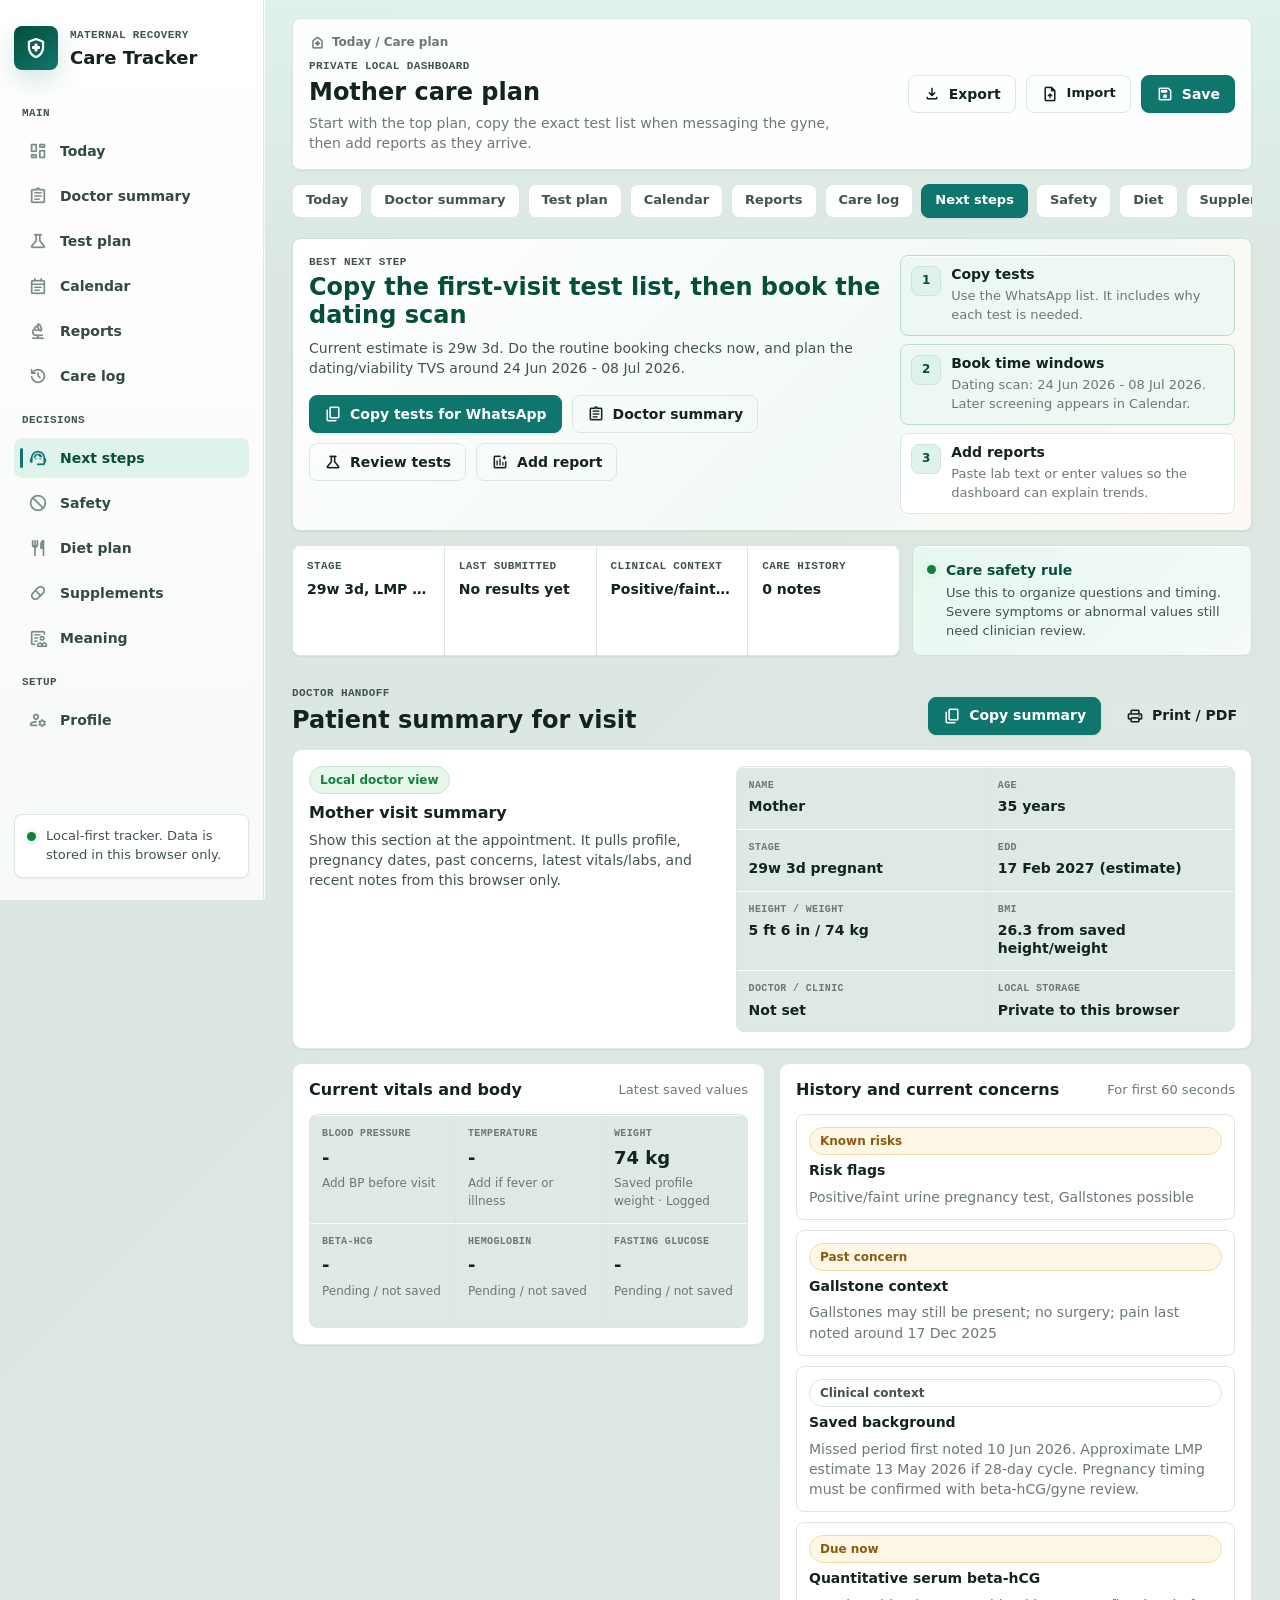
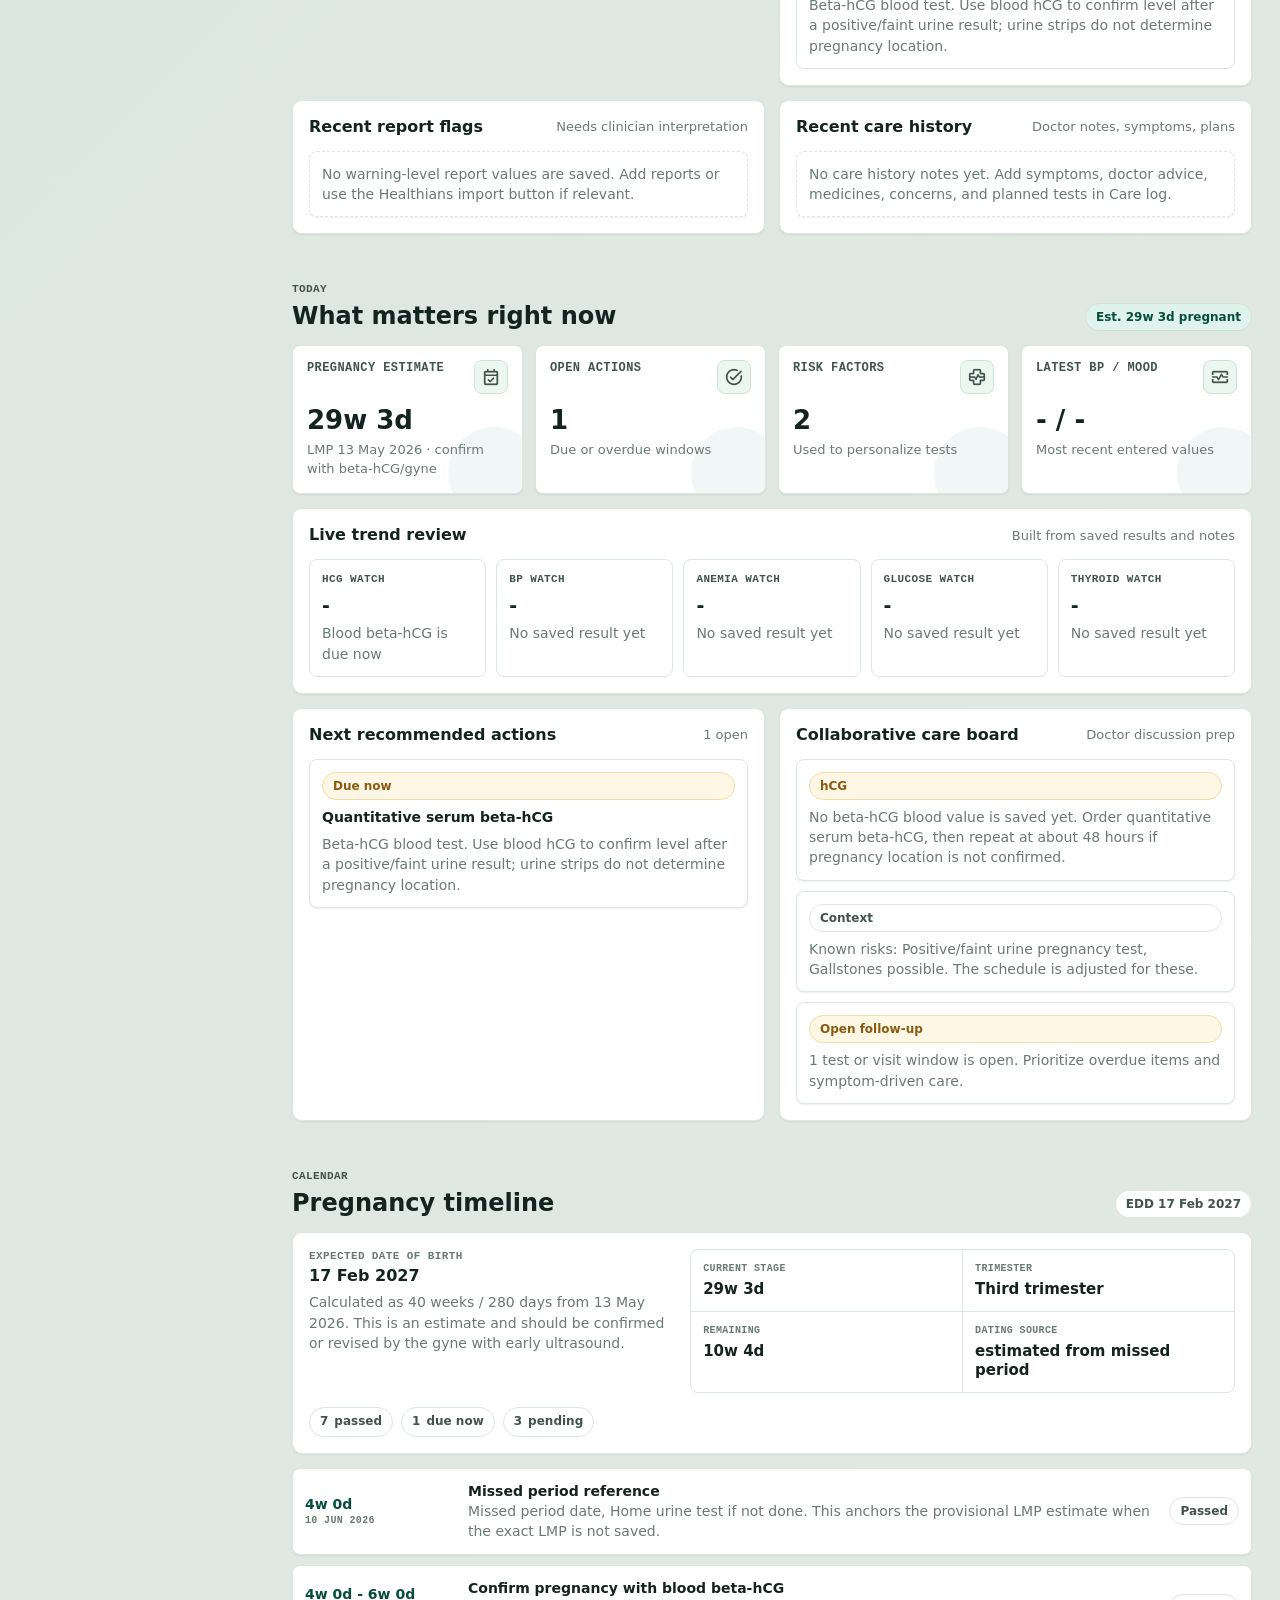
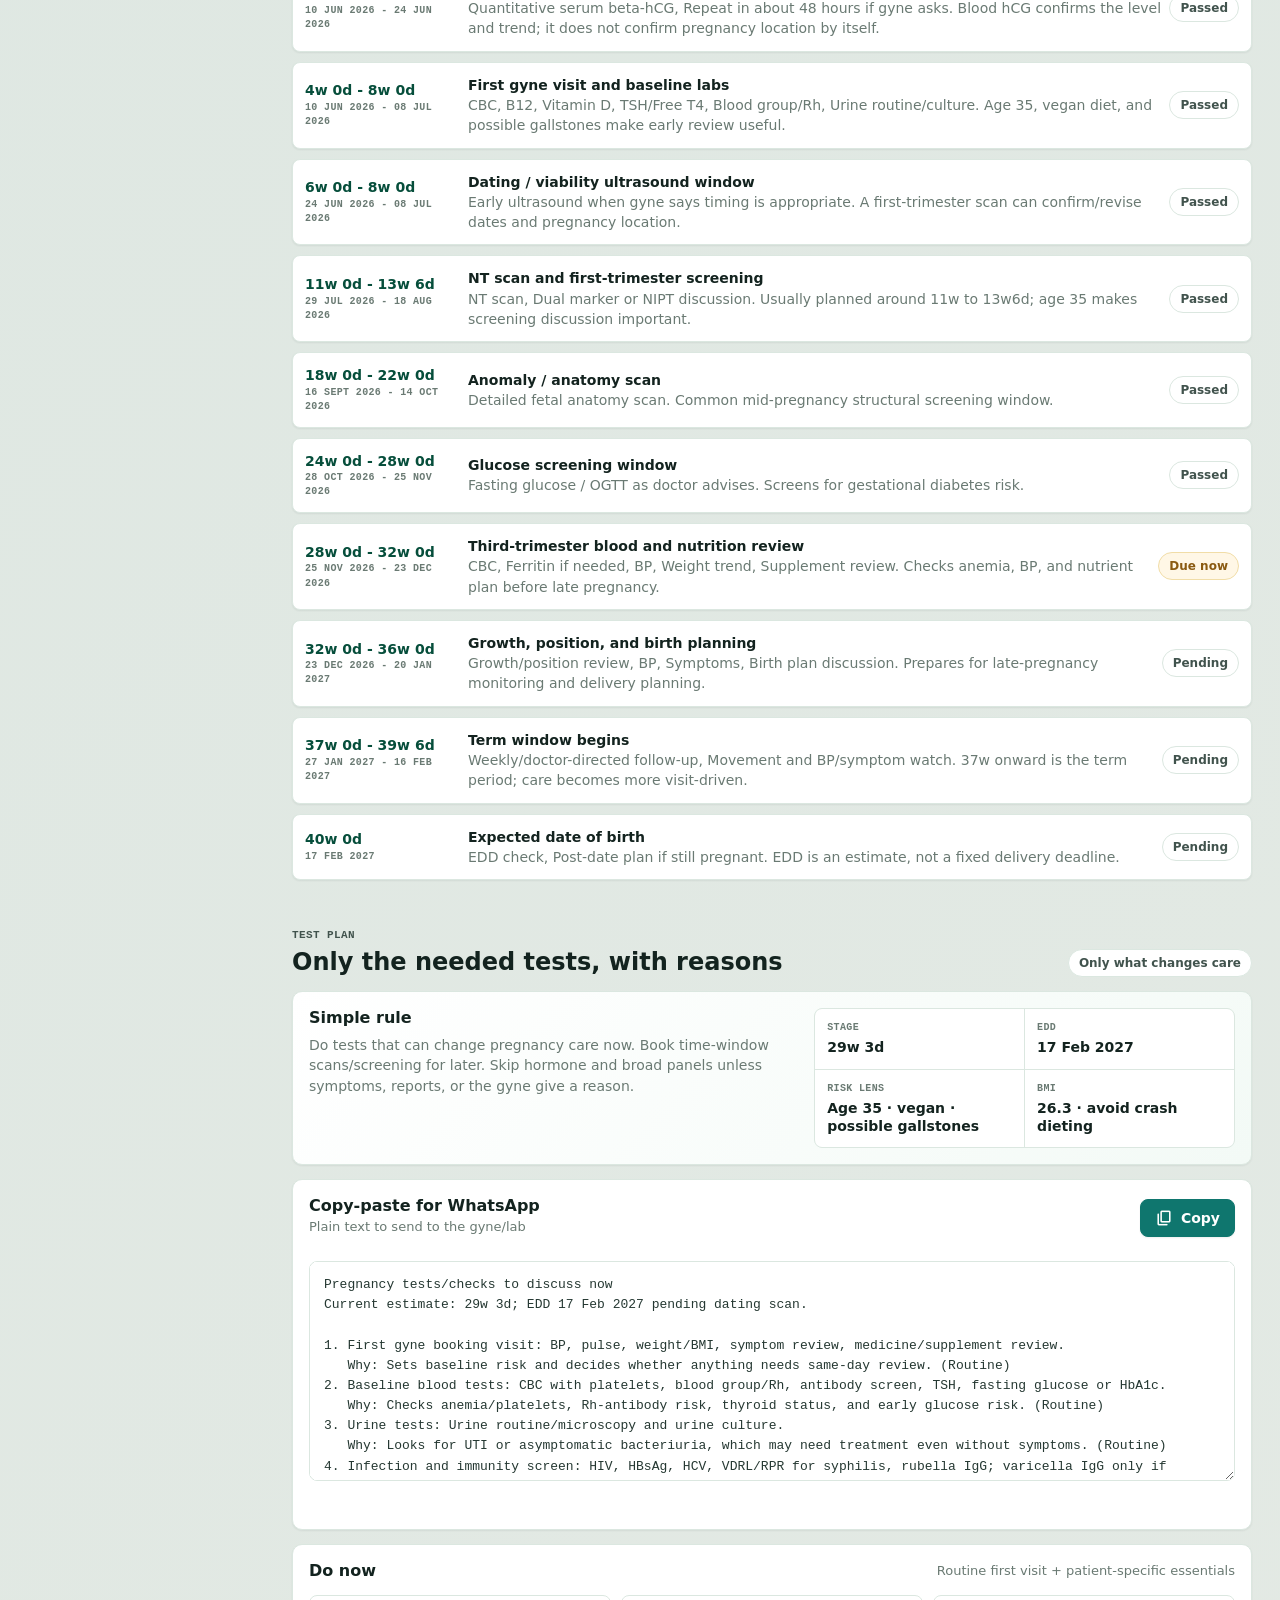
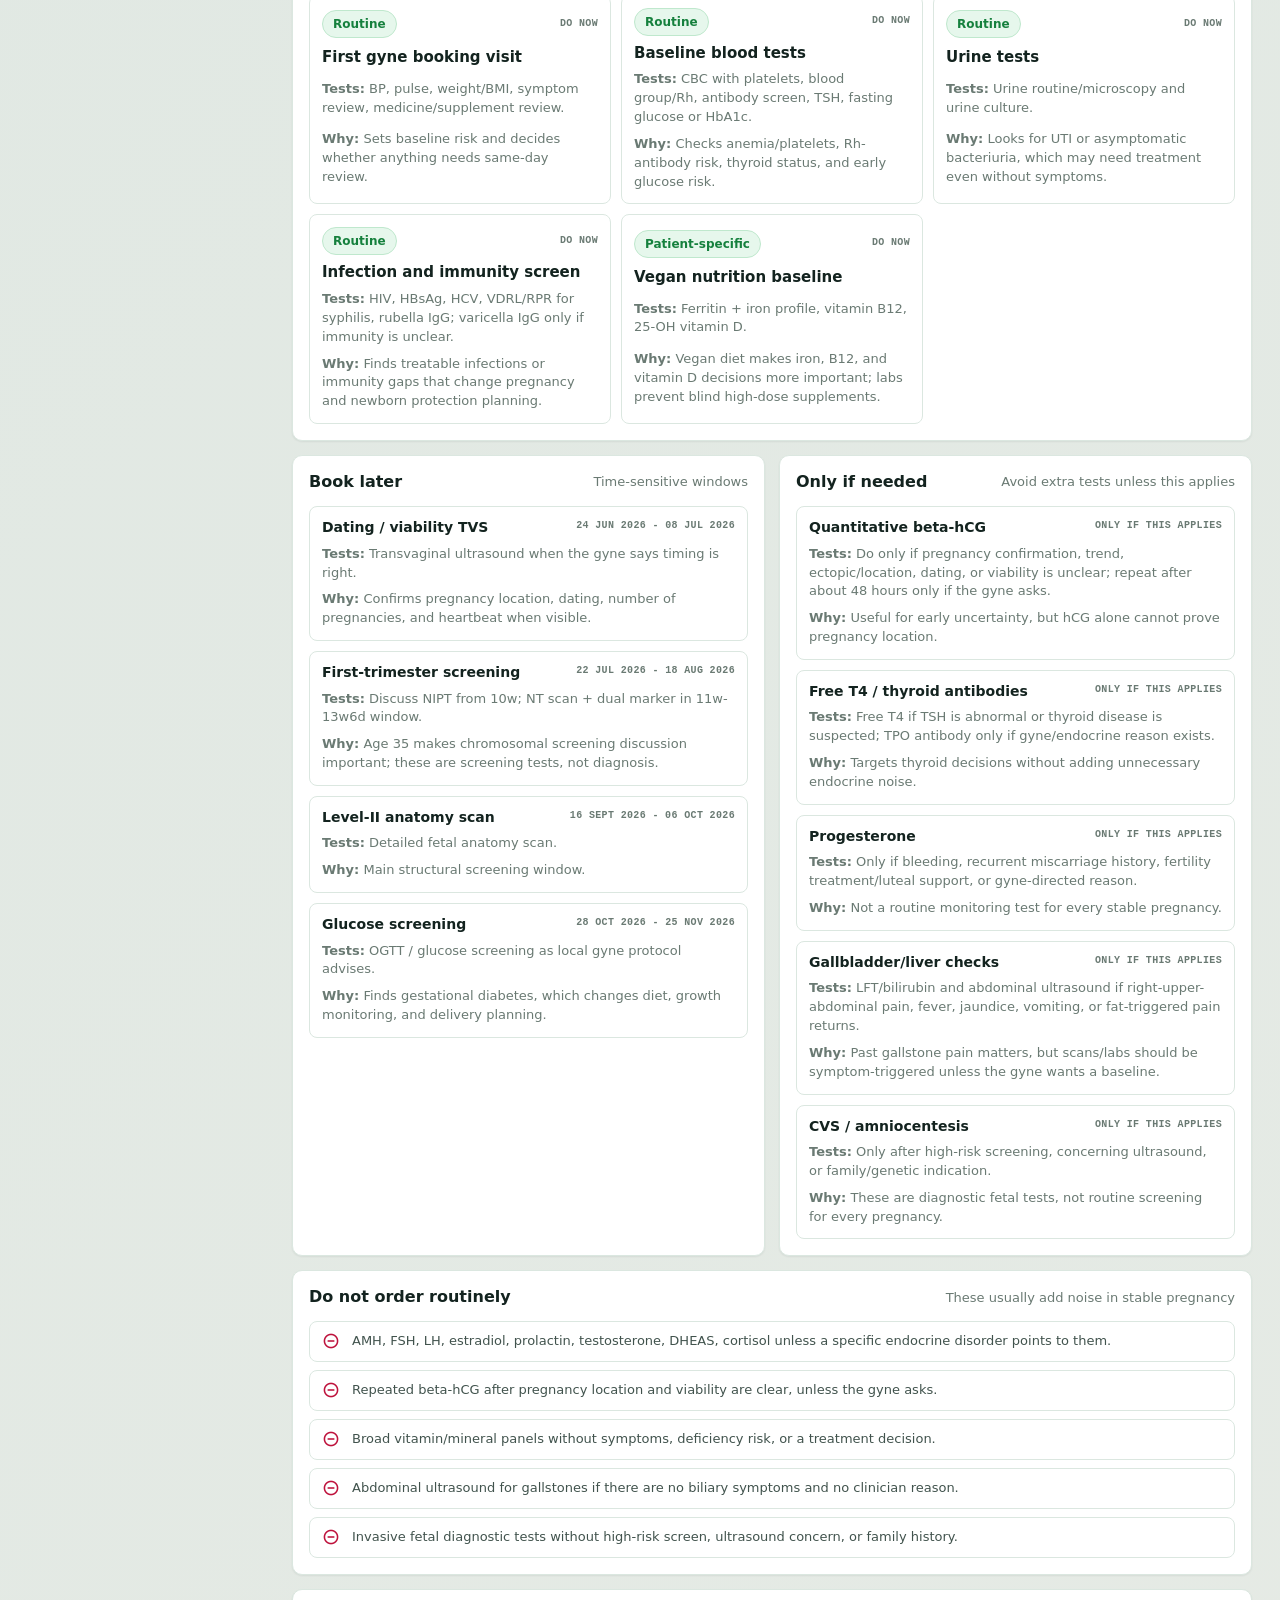
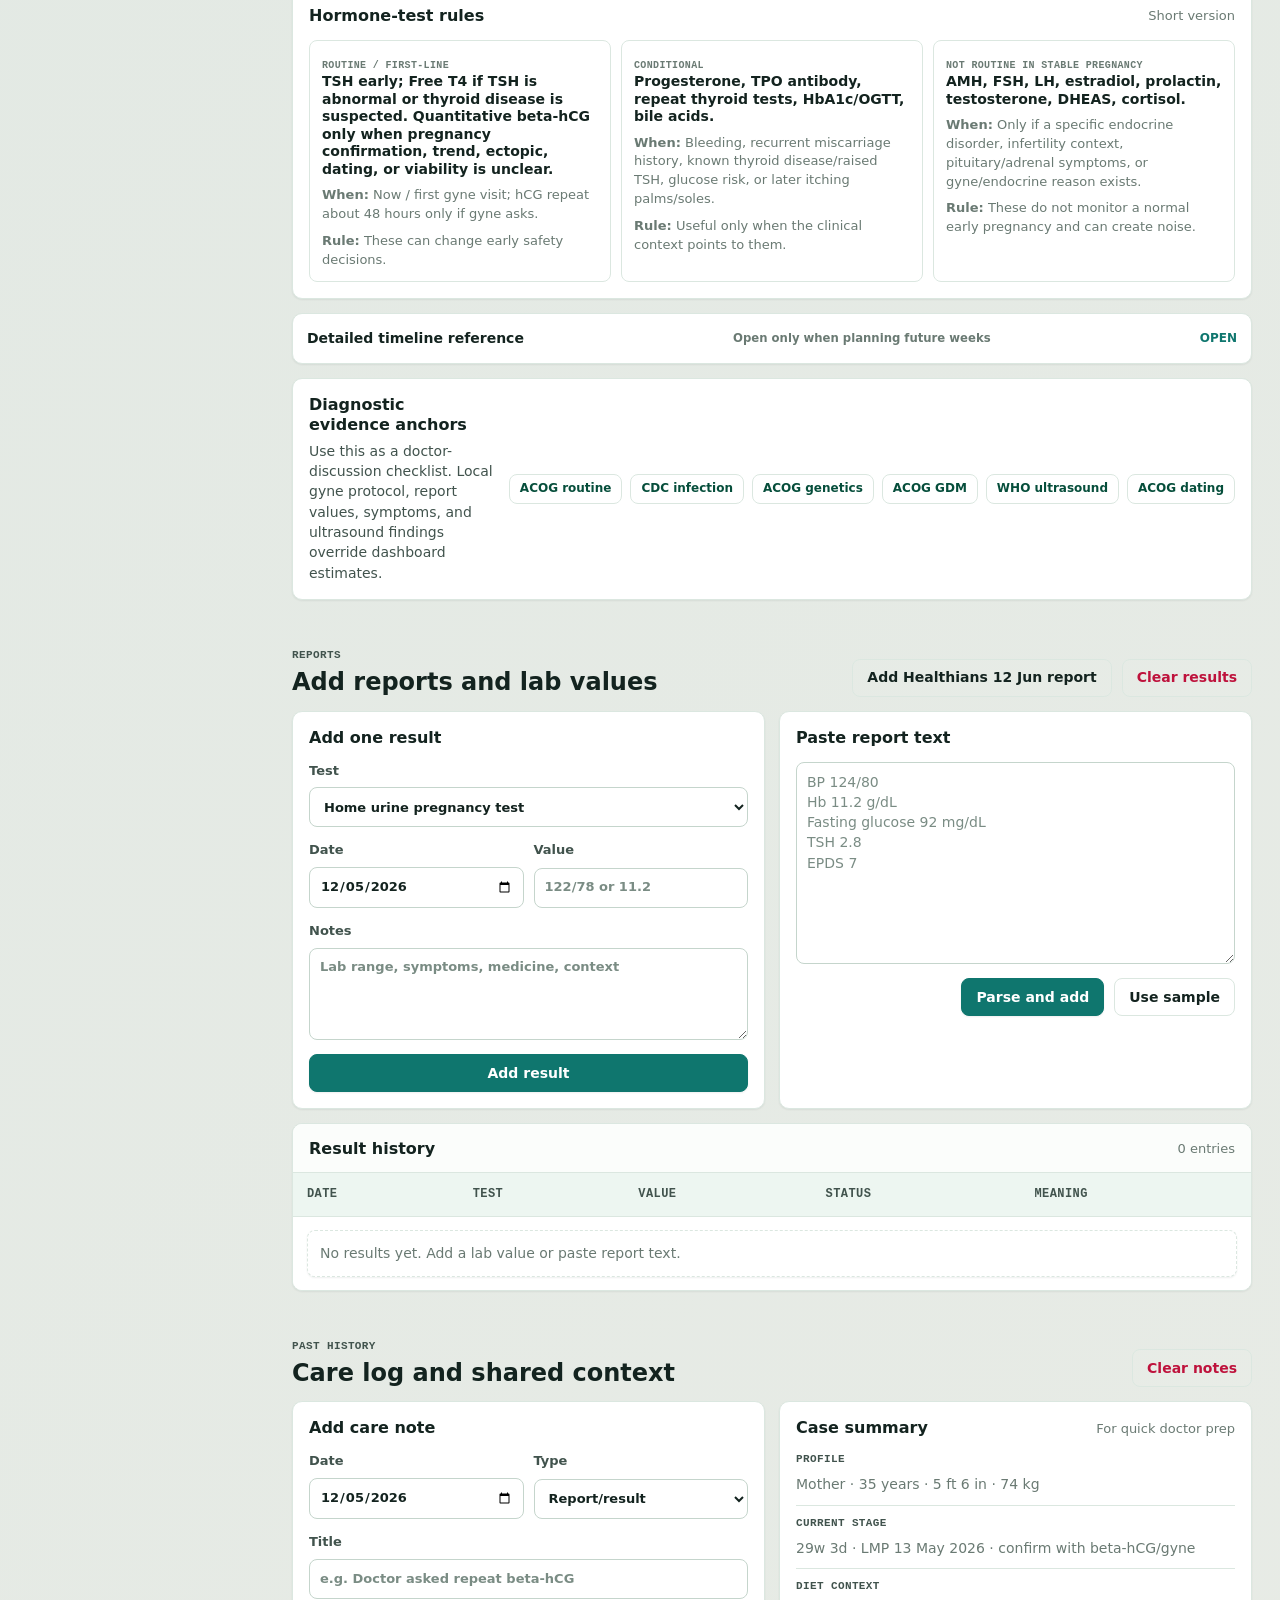
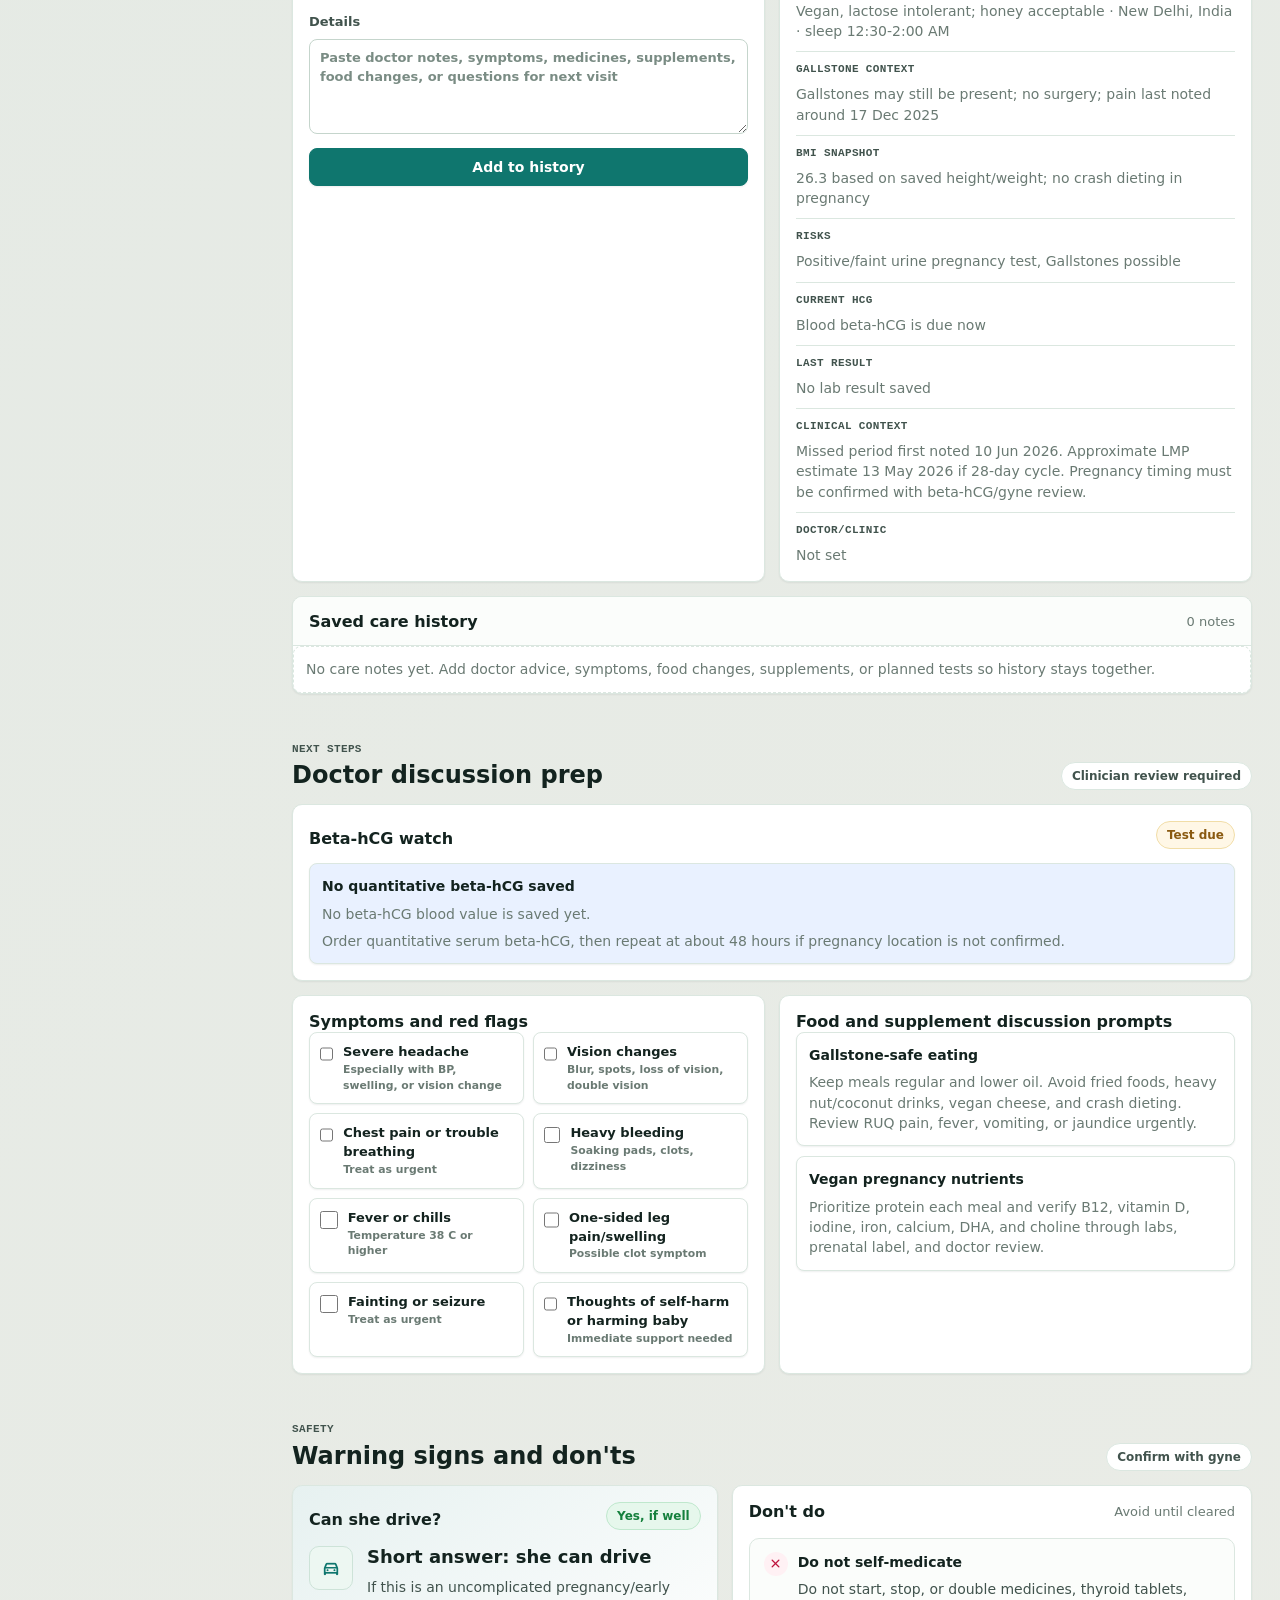
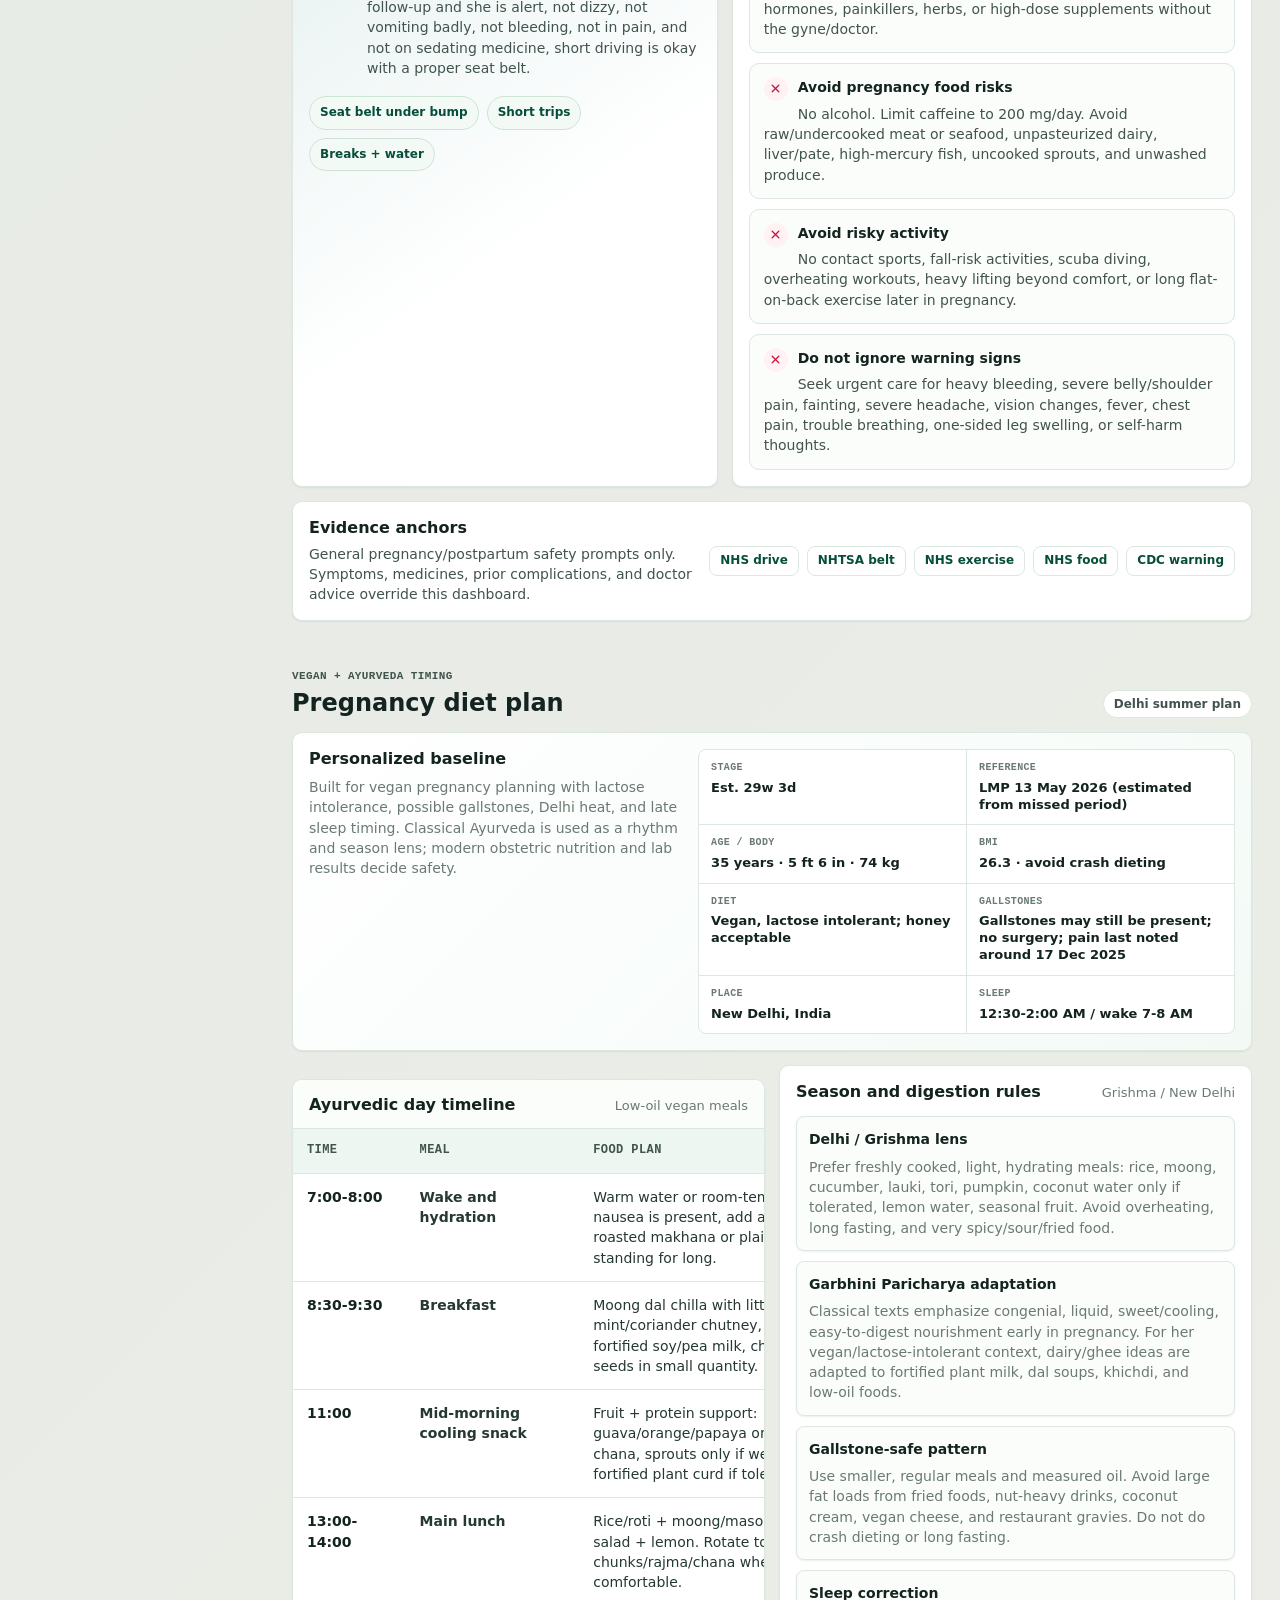
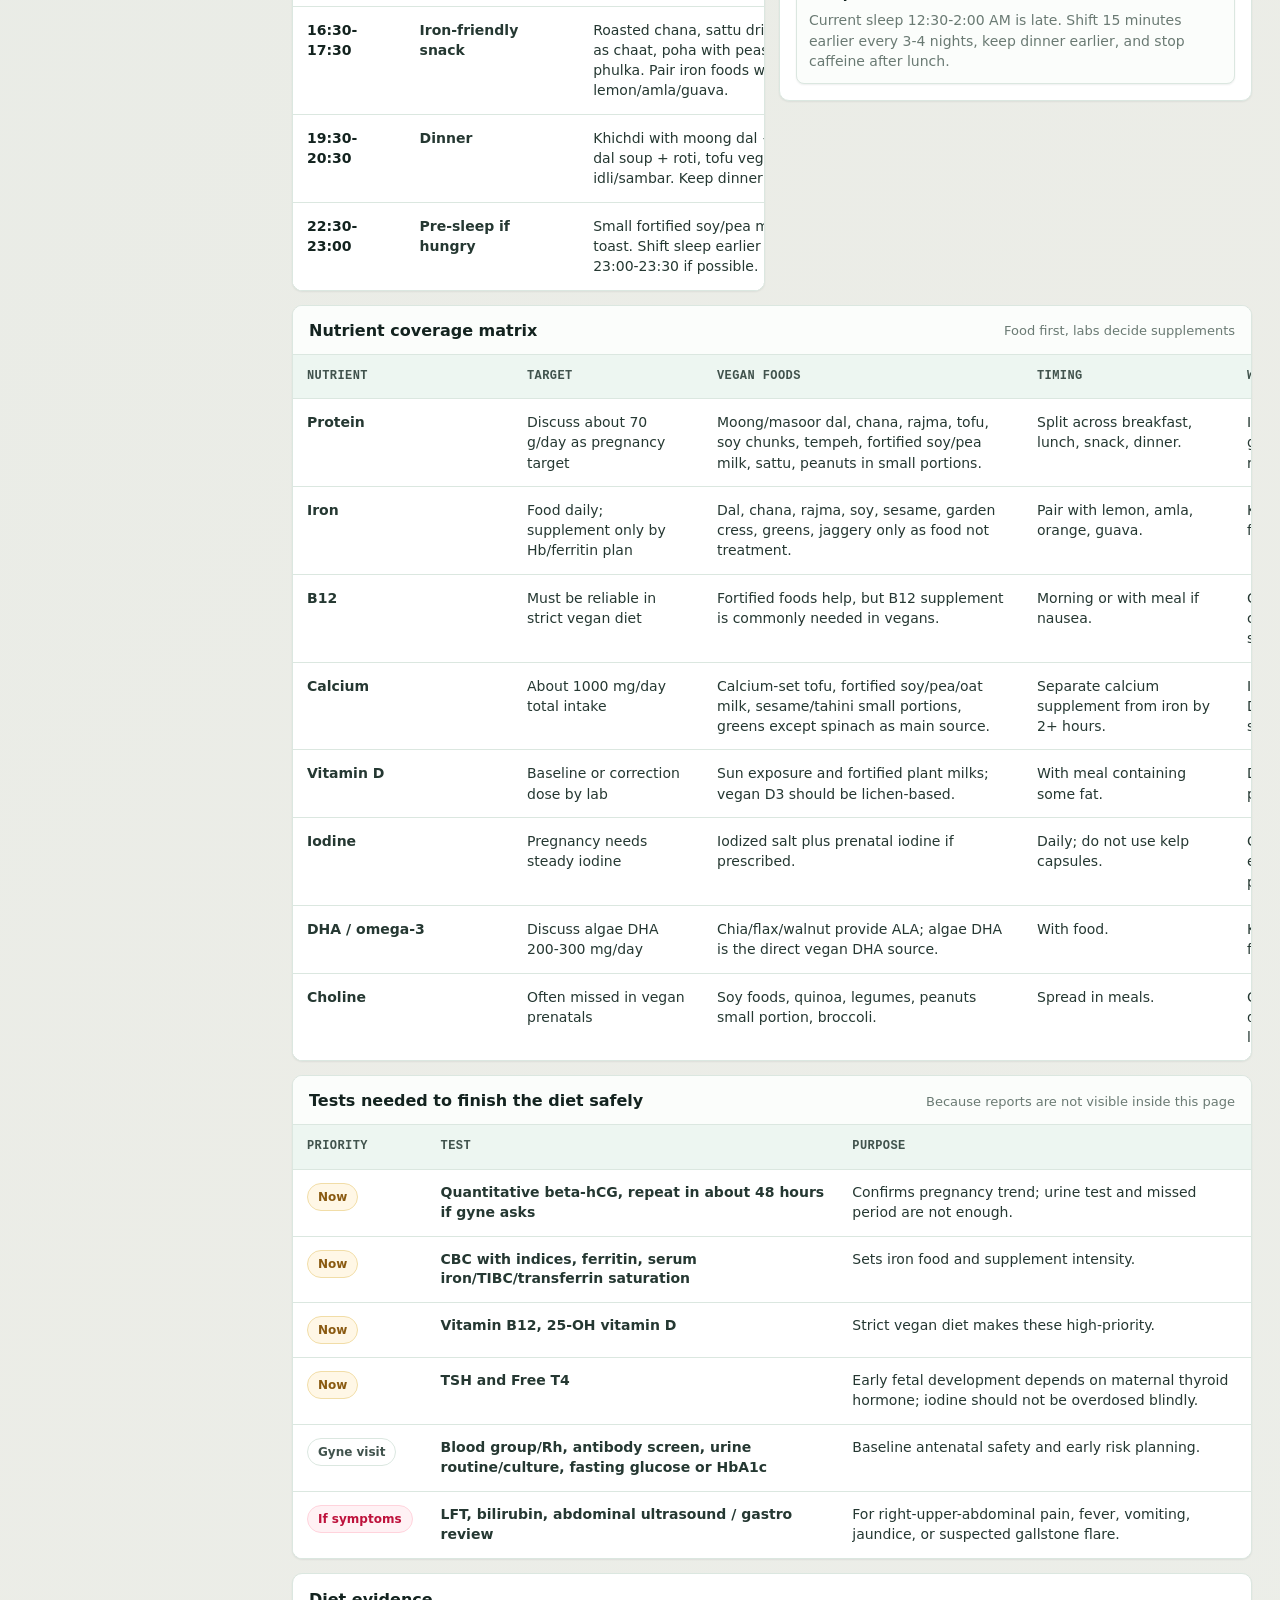
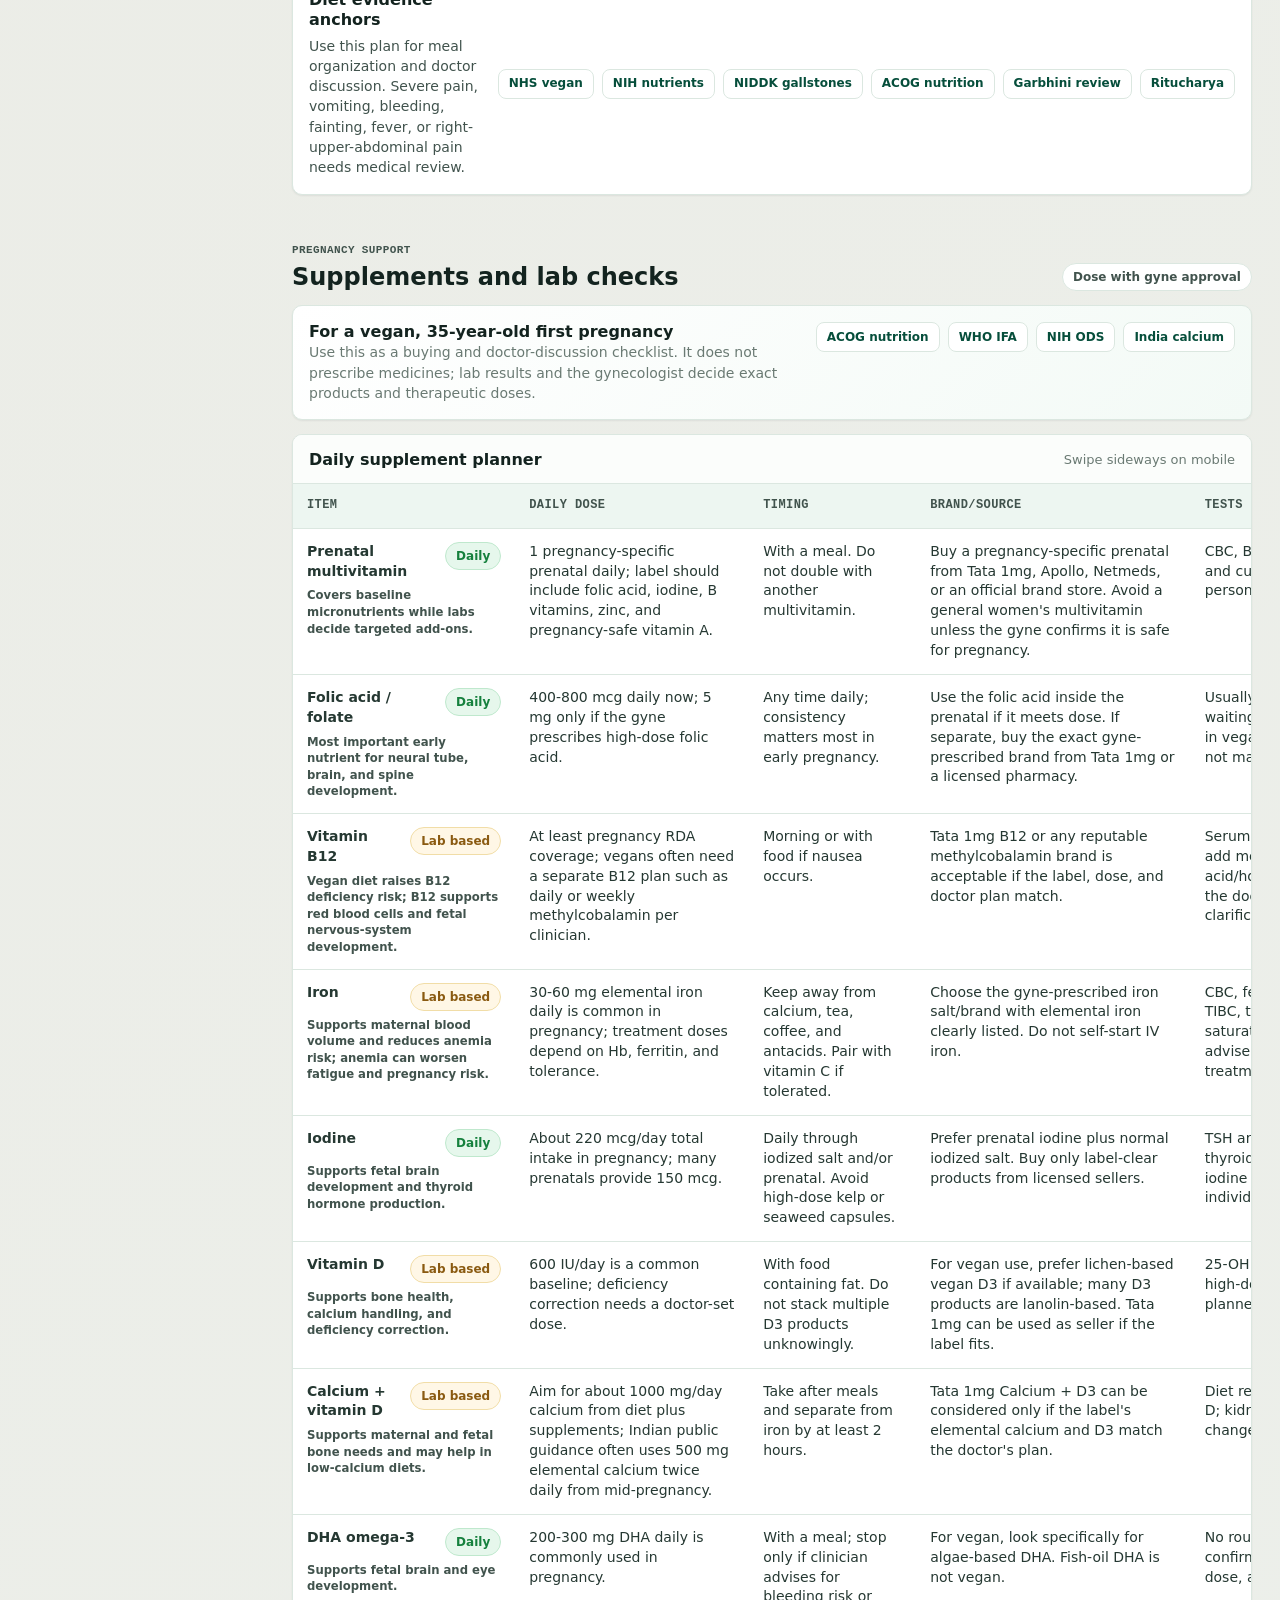
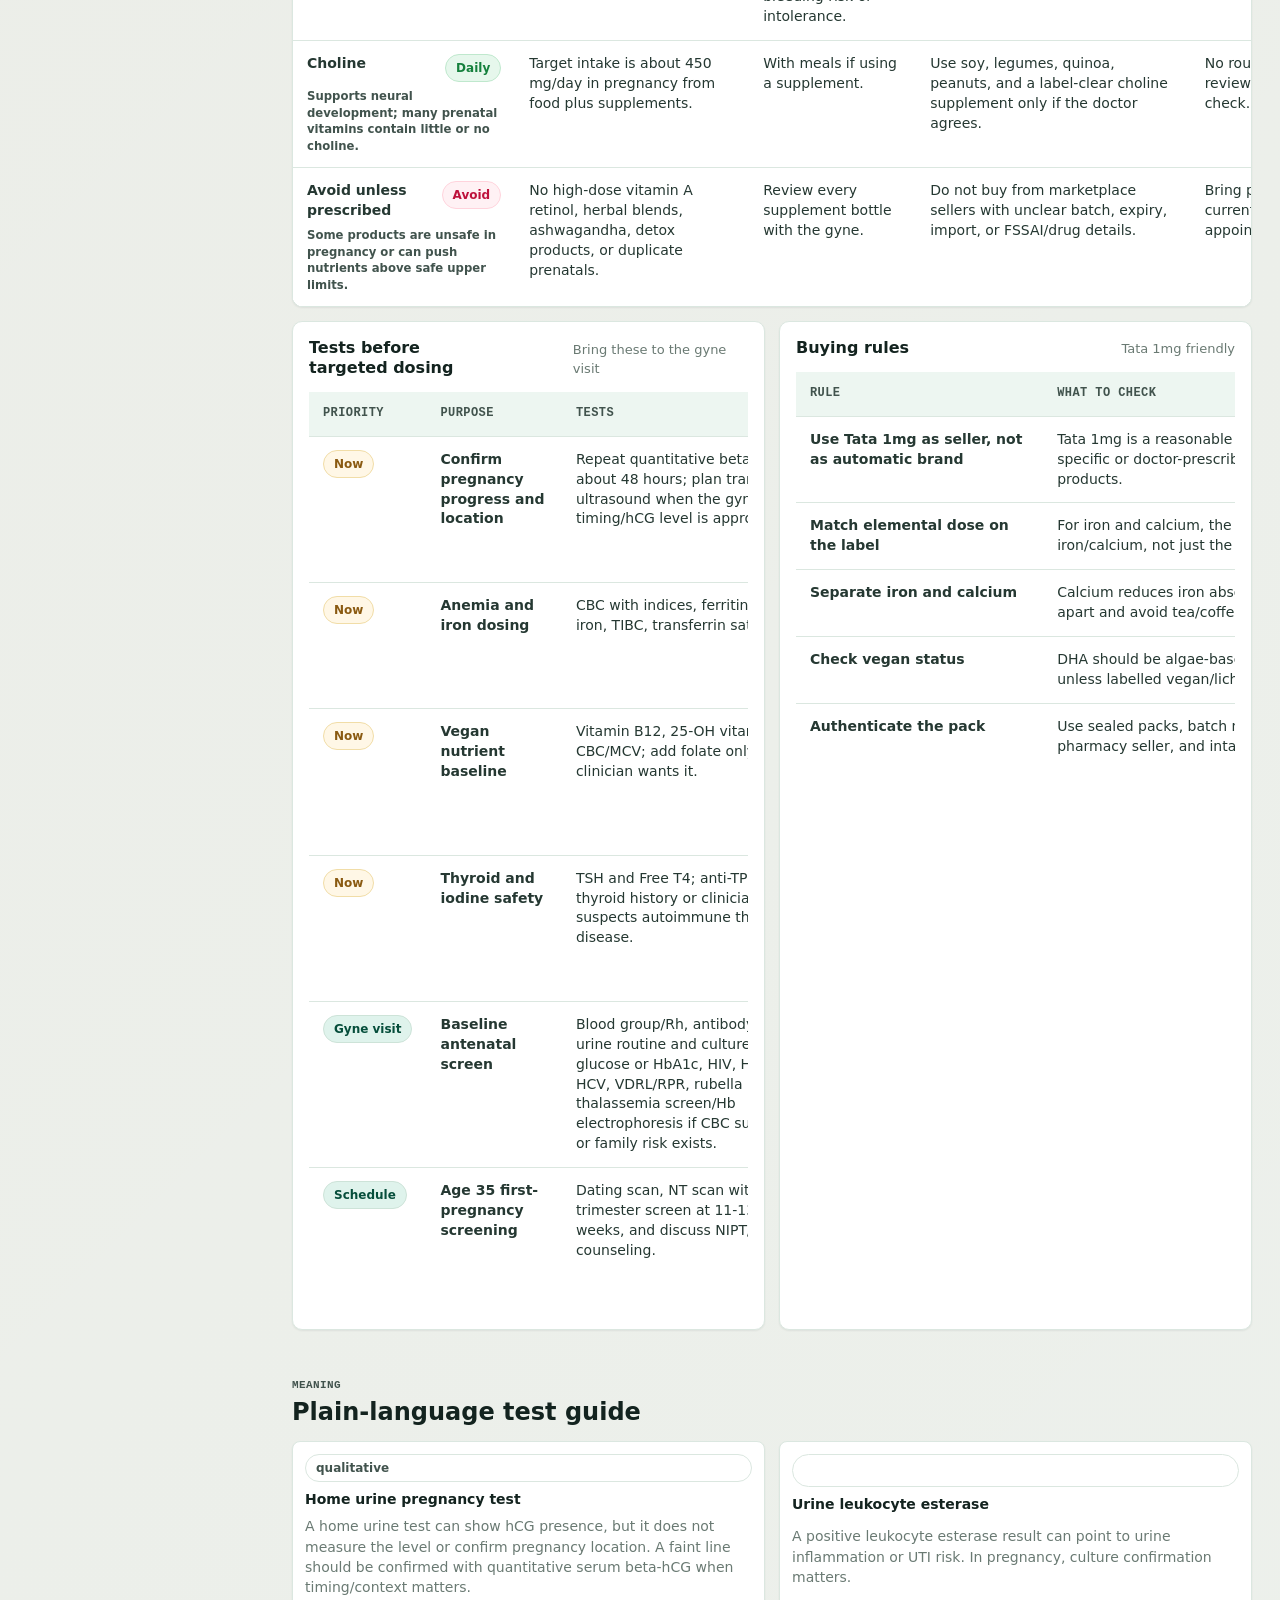
<file: index.html>
<!doctype html>
<html lang="en">
  <head>
    <meta charset="utf-8">
    <meta name="viewport" content="width=device-width, initial-scale=1">
    <title>Postpartum Care Tracker</title>
    <link rel="icon" href="data:,">
    <link rel="stylesheet" href="https://fonts.googleapis.com/css2?family=Material+Symbols+Rounded:opsz,wght,FILL,GRAD@20..48,500,0,0">
    <link rel="stylesheet" href="styles.css?v=doctor-brief-20260616">
  </head>
  <body>
    <a class="skip-link" href="#overview">Skip to dashboard</a>
    <div class="app-shell">
      <aside class="sidebar" aria-label="Main navigation">
        <div class="brand">
          <div class="brand-mark" aria-hidden="true">
            <span class="material-symbols-rounded">health_and_safety</span>
          </div>
          <div>
            <p class="label">Maternal recovery</p>
            <h1>Care Tracker</h1>
          </div>
        </div>
        <nav class="nav-list" aria-label="Dashboard sections">
          <span class="nav-label">Main</span>
          <a href="#overview" class="nav-link is-active" aria-current="page"><span class="nav-icon material-symbols-rounded" aria-hidden="true">dashboard</span>Today</a>
          <a href="#patient-brief" class="nav-link"><span class="nav-icon material-symbols-rounded" aria-hidden="true">assignment</span>Doctor summary</a>
          <a href="#tests" class="nav-link"><span class="nav-icon material-symbols-rounded" aria-hidden="true">science</span>Test plan</a>
          <a href="#timeline" class="nav-link"><span class="nav-icon material-symbols-rounded" aria-hidden="true">event_note</span>Calendar</a>
          <a href="#results" class="nav-link"><span class="nav-icon material-symbols-rounded" aria-hidden="true">biotech</span>Reports</a>
          <a href="#history" class="nav-link"><span class="nav-icon material-symbols-rounded" aria-hidden="true">history</span>Care log</a>
          <span class="nav-label">Decisions</span>
          <a href="#advisor" class="nav-link"><span class="nav-icon material-symbols-rounded" aria-hidden="true">support_agent</span>Next steps</a>
          <a href="#daily-rules" class="nav-link"><span class="nav-icon material-symbols-rounded" aria-hidden="true">block</span>Safety</a>
          <a href="#diet" class="nav-link"><span class="nav-icon material-symbols-rounded" aria-hidden="true">restaurant</span>Diet plan</a>
          <a href="#supplements" class="nav-link"><span class="nav-icon material-symbols-rounded" aria-hidden="true">pill</span>Supplements</a>
          <a href="#guide" class="nav-link"><span class="nav-icon material-symbols-rounded" aria-hidden="true">clinical_notes</span>Meaning</a>
          <span class="nav-label">Setup</span>
          <a href="#settings" class="nav-link"><span class="nav-icon material-symbols-rounded" aria-hidden="true">manage_accounts</span>Profile</a>
        </nav>
        <div class="source-card">
          <span class="status-dot"></span>
          <p>Local-first tracker. Data is stored in this browser only.</p>
        </div>
      </aside>

      <main class="workspace">
        <header class="topbar">
          <div>
            <p class="breadcrumb-line"><span class="material-symbols-rounded" aria-hidden="true">home_health</span> Today / Care plan</p>
            <p class="label">Private local dashboard</p>
            <h2 id="profileTitle">Mother recovery plan</h2>
            <p class="topbar-copy">Start with the top plan, copy the exact test list when messaging the gyne, then add reports as they arrive.</p>
          </div>
          <div class="topbar-actions">
            <button class="button ghost" id="exportBtn" type="button"><span class="material-symbols-rounded" aria-hidden="true">download</span>Export</button>
            <label class="button ghost file-button" for="importInput"><span class="material-symbols-rounded" aria-hidden="true">upload_file</span>Import</label>
            <input id="importInput" type="file" accept="application/json">
            <button class="button primary" id="saveProfileBtn" type="button"><span class="material-symbols-rounded" aria-hidden="true">save</span>Save</button>
          </div>
        </header>

        <nav class="jump-rail" aria-label="Quick section links">
          <a href="#overview" class="jump-link is-active">Today</a>
          <a href="#patient-brief" class="jump-link">Doctor summary</a>
          <a href="#tests" class="jump-link">Test plan</a>
          <a href="#timeline" class="jump-link">Calendar</a>
          <a href="#results" class="jump-link">Reports</a>
          <a href="#history" class="jump-link">Care log</a>
          <a href="#advisor" class="jump-link">Next steps</a>
          <a href="#daily-rules" class="jump-link">Safety</a>
          <a href="#diet" class="jump-link">Diet</a>
          <a href="#supplements" class="jump-link">Supplements</a>
          <a href="#guide" class="jump-link">Meaning</a>
          <a href="#settings" class="jump-link">Profile</a>
        </nav>

        <section class="alert-panel" id="urgentPanel" aria-live="polite"></section>

        <section class="care-workbench" aria-label="Care command center">
          <div class="workbench-primary">
            <p class="label">Best next step</p>
            <h2 id="careBriefTitle">Open the test plan first</h2>
            <p id="careBriefText">The dashboard will show what is actually needed now, why each test matters, and what should wait.</p>
            <div class="workbench-actions">
              <button class="button primary" id="copyTestsTopBtn" type="button"><span class="material-symbols-rounded" aria-hidden="true">content_copy</span>Copy tests for WhatsApp</button>
              <a class="button ghost" href="#patient-brief"><span class="material-symbols-rounded" aria-hidden="true">assignment</span>Doctor summary</a>
              <a class="button ghost" href="#tests"><span class="material-symbols-rounded" aria-hidden="true">science</span>Review tests</a>
              <a class="button ghost" href="#results"><span class="material-symbols-rounded" aria-hidden="true">add_chart</span>Add report</a>
            </div>
          </div>
          <div class="workbench-flow" id="careWorkflow" aria-label="Simple care workflow"></div>
        </section>

        <section class="command-summary" aria-label="Current care summary">
          <div class="status-strip">
            <div>
              <span>Stage</span>
              <strong id="timelineStatus">Set delivery date</strong>
            </div>
            <div>
              <span>Last submitted</span>
              <strong id="lastSubmitted">No results yet</strong>
            </div>
            <div>
              <span>Clinical context</span>
              <strong id="contextStatus">Baseline only</strong>
            </div>
            <div>
              <span>Care history</span>
              <strong id="historyStatus">0 notes</strong>
            </div>
          </div>
          <div class="command-note">
            <span class="status-dot" aria-hidden="true"></span>
            <div>
              <strong>Care safety rule</strong>
              <p>Use this to organize questions and timing. Severe symptoms or abnormal values still need clinician review.</p>
            </div>
          </div>
        </section>

        <section id="patient-brief" class="section doctor-brief-section">
          <div class="section-header">
            <div>
              <p class="label">Doctor handoff</p>
              <h2>Patient summary for visit</h2>
            </div>
            <div class="doctor-brief-toolbar">
              <button class="button primary" id="copyDoctorBriefBtn" type="button"><span class="material-symbols-rounded" aria-hidden="true">content_copy</span>Copy summary</button>
              <button class="button ghost" id="printDoctorBriefBtn" type="button"><span class="material-symbols-rounded" aria-hidden="true">print</span>Print / PDF</button>
            </div>
          </div>

          <div class="panel doctor-brief-hero">
            <div class="doctor-brief-intro">
              <span class="chip success">Local doctor view</span>
              <h3 id="doctorBriefTitle">One-screen patient context</h3>
              <p id="doctorBriefIntro">This section summarizes profile, pregnancy stage, past concerns, current vitals, recent report flags, and care history from this browser's saved dashboard data.</p>
              <p class="copy-status" id="copyDoctorBriefStatus" aria-live="polite"></p>
            </div>
            <div class="doctor-snapshot-grid" id="doctorSnapshotGrid"></div>
          </div>

          <div class="doctor-brief-layout">
            <article class="panel">
              <div class="panel-header">
                <h3>Current vitals and body</h3>
                <span class="muted">Latest saved values</span>
              </div>
              <div class="doctor-vitals-grid" id="doctorVitalsGrid"></div>
            </article>

            <article class="panel">
              <div class="panel-header">
                <h3>History and current concerns</h3>
                <span class="muted">For first 60 seconds</span>
              </div>
              <div class="doctor-list" id="doctorConcernList"></div>
            </article>
          </div>

          <div class="doctor-brief-layout">
            <article class="panel">
              <div class="panel-header">
                <h3>Recent report flags</h3>
                <span class="muted">Needs clinician interpretation</span>
              </div>
              <div class="doctor-list" id="doctorReportFlags"></div>
            </article>

            <article class="panel">
              <div class="panel-header">
                <h3>Recent care history</h3>
                <span class="muted">Doctor notes, symptoms, plans</span>
              </div>
              <div class="doctor-list" id="doctorHistoryList"></div>
            </article>
          </div>
          <textarea id="doctorBriefText" class="sr-only-copy" readonly aria-hidden="true"></textarea>
        </section>

        <section id="overview" class="section">
          <div class="section-header">
            <div>
              <p class="label">Today</p>
              <h2>What matters right now</h2>
            </div>
            <span class="pill" id="daysPostpartum">Set delivery date</span>
          </div>
          <div class="metric-grid" id="metricGrid"></div>
          <div class="panel insight-panel">
            <div class="panel-header">
              <h3>Live trend review</h3>
              <span class="muted">Built from saved results and notes</span>
            </div>
            <div class="trend-grid" id="trendGrid"></div>
          </div>
          <div class="two-column">
            <article class="panel">
              <div class="panel-header">
                <h3>Next recommended actions</h3>
                <span class="muted" id="taskCount">0 open</span>
              </div>
              <div id="nextActions" class="stack"></div>
            </article>
            <article class="panel">
              <div class="panel-header">
                <h3>Collaborative care board</h3>
                <span class="muted">Doctor discussion prep</span>
              </div>
              <div id="careBoard" class="stack"></div>
            </article>
          </div>
        </section>

        <section id="timeline" class="section">
          <div class="section-header">
            <div>
              <p class="label">Calendar</p>
              <h2 id="timelineTitle">Care test timeline</h2>
            </div>
            <span class="pill soft" id="timelinePill">ACOG, WHO, FOGSI anchored</span>
          </div>
          <div class="panel due-date-panel" id="dueDatePanel"></div>
          <div class="timeline" id="timelineList"></div>
        </section>

        <section id="tests" class="section diagnostic-section">
          <div class="section-header">
            <div>
              <p class="label">Test plan</p>
              <h2>Only the needed tests, with reasons</h2>
            </div>
            <span class="pill soft">Only what changes care</span>
          </div>
          <div class="panel diagnostic-profile-panel">
            <div>
              <h3>Simple rule</h3>
              <p>Do tests that can change pregnancy care now. Book time-window scans/screening for later. Skip hormone and broad panels unless symptoms, reports, or the gyne give a reason.</p>
            </div>
            <div class="diagnostic-summary-grid" id="diagnosticStageSummary"></div>
          </div>
          <div class="panel copy-tests-panel">
            <div class="panel-header">
              <div>
                <h3>Copy-paste for WhatsApp</h3>
                <span class="muted">Plain text to send to the gyne/lab</span>
              </div>
              <button class="button primary" id="copyTestsBtn" type="button"><span class="material-symbols-rounded" aria-hidden="true">content_copy</span>Copy</button>
            </div>
            <textarea id="copyTestList" class="copy-test-box" rows="8" readonly></textarea>
            <p class="copy-status" id="copyTestsStatus" aria-live="polite"></p>
          </div>
          <div class="panel test-priority-panel">
            <div class="panel-header">
              <h3>Do now</h3>
              <span class="muted">Routine first visit + patient-specific essentials</span>
            </div>
            <div class="test-priority-grid" id="dueTestGrid"></div>
          </div>
          <div class="diagnostic-decision-grid">
            <div class="panel">
              <div class="panel-header">
                <h3>Book later</h3>
                <span class="muted">Time-sensitive windows</span>
              </div>
              <div class="decision-list" id="nextWindowList"></div>
            </div>
            <div class="panel">
              <div class="panel-header">
                <h3>Only if needed</h3>
                <span class="muted">Avoid extra tests unless this applies</span>
              </div>
              <div class="decision-list" id="conditionalTestList"></div>
            </div>
          </div>
          <div class="panel not-routine-panel">
            <div class="panel-header">
              <h3>Do not order routinely</h3>
              <span class="muted">These usually add noise in stable pregnancy</span>
            </div>
            <div class="not-routine-list" id="notRoutineList"></div>
          </div>
          <div class="panel hormone-rule-panel">
            <div class="panel-header">
              <h3>Hormone-test rules</h3>
              <span class="muted">Short version</span>
            </div>
            <div class="hormone-rule-grid" id="hormoneRules"></div>
          </div>
          <details class="panel table-panel diagnostic-table-panel">
            <summary>
              <span>Detailed timeline reference</span>
              <small>Open only when planning future weeks</small>
            </summary>
            <div class="table-wrap" id="diagnosticTimeline"></div>
          </details>
          <div class="panel source-panel">
            <div>
              <h3>Diagnostic evidence anchors</h3>
              <p>Use this as a doctor-discussion checklist. Local gyne protocol, report values, symptoms, and ultrasound findings override dashboard estimates.</p>
            </div>
            <div class="source-links" aria-label="Diagnostic evidence anchors">
              <a href="https://www.acog.org/womens-health/faqs/routine-tests-during-pregnancy" target="_blank" rel="noreferrer">ACOG routine</a>
              <a href="https://www.cdc.gov/pregnancy-hiv-std-tb-hepatitis/php/screening/index.html" target="_blank" rel="noreferrer">CDC infection</a>
              <a href="https://www.acog.org/womens-health/faqs/prenatal-genetic-screening-tests" target="_blank" rel="noreferrer">ACOG genetics</a>
              <a href="https://www.acog.org/womens-health/faqs/gestational-diabetes" target="_blank" rel="noreferrer">ACOG GDM</a>
              <a href="https://www.who.int/publications/i/item/9789240051461" target="_blank" rel="noreferrer">WHO ultrasound</a>
              <a href="https://www.acog.org/clinical/clinical-guidance/committee-opinion/articles/2017/05/methods-for-estimating-the-due-date" target="_blank" rel="noreferrer">ACOG dating</a>
            </div>
          </div>
        </section>

        <section id="results" class="section">
          <div class="section-header">
            <div>
              <p class="label">Reports</p>
              <h2>Add reports and lab values</h2>
            </div>
            <div class="button-row">
              <button class="button ghost" id="addHealthiansReportBtn" type="button">Add Healthians 12 Jun report</button>
              <button class="button danger ghost" id="clearResultsBtn" type="button">Clear results</button>
            </div>
          </div>
          <div class="form-grid">
            <form class="panel form-panel" id="resultForm">
              <h3>Add one result</h3>
              <label>
                Test
                <select id="resultType"></select>
              </label>
              <div class="field-row">
                <label>
                  Date
                  <input id="resultDate" type="date">
                </label>
                <label>
                  Value
                  <input id="resultValue" type="text" placeholder="122/78 or 11.2">
                </label>
              </div>
              <label>
                Notes
                <textarea id="resultNote" rows="3" placeholder="Lab range, symptoms, medicine, context"></textarea>
              </label>
              <button class="button primary" type="submit">Add result</button>
            </form>

            <div class="panel form-panel">
              <h3>Paste report text</h3>
              <textarea id="pasteReport" rows="9" placeholder="BP 124/80&#10;Hb 11.2 g/dL&#10;Fasting glucose 92 mg/dL&#10;TSH 2.8&#10;EPDS 7"></textarea>
              <div class="button-row">
                <button class="button primary" id="parseReportBtn" type="button">Parse and add</button>
                <button class="button ghost" id="sampleBtn" type="button">Use sample</button>
              </div>
            </div>
          </div>
          <div class="panel table-panel">
            <div class="panel-header">
              <h3>Result history</h3>
              <span class="muted" id="resultCount">0 entries</span>
            </div>
            <div class="table-wrap">
              <table>
                <thead>
                  <tr>
                    <th>Date</th>
                    <th>Test</th>
                    <th>Value</th>
                    <th>Status</th>
                    <th>Meaning</th>
                  </tr>
                </thead>
                <tbody id="resultsTable"></tbody>
              </table>
            </div>
          </div>
        </section>

        <section id="history" class="section">
          <div class="section-header">
            <div>
              <p class="label">Past history</p>
              <h2>Care log and shared context</h2>
            </div>
            <button class="button danger ghost" id="clearNotesBtn" type="button">Clear notes</button>
          </div>
          <div class="form-grid">
            <form class="panel form-panel" id="noteForm">
              <h3>Add care note</h3>
              <div class="field-row">
                <label>
                  Date
                  <input id="noteDate" type="date">
                </label>
                <label>
                  Type
                  <select id="noteType">
                    <option value="report">Report/result</option>
                    <option value="doctor">Doctor advice</option>
                    <option value="symptom">Symptom update</option>
                    <option value="food">Food/supplement</option>
                    <option value="test">Next test plan</option>
                    <option value="general">General note</option>
                  </select>
                </label>
              </div>
              <label>
                Title
                <input id="noteTitle" type="text" placeholder="e.g. Doctor asked repeat beta-hCG">
              </label>
              <label>
                Details
                <textarea id="noteText" rows="4" placeholder="Paste doctor notes, symptoms, medicines, supplements, food changes, or questions for next visit"></textarea>
              </label>
              <button class="button primary" type="submit">Add to history</button>
            </form>

            <article class="panel">
              <div class="panel-header">
                <h3>Case summary</h3>
                <span class="muted">For quick doctor prep</span>
              </div>
              <div id="caseSummary" class="summary-list"></div>
            </article>
          </div>
          <div class="panel table-panel">
            <div class="panel-header">
              <h3>Saved care history</h3>
              <span class="muted" id="noteCount">0 notes</span>
            </div>
            <div id="noteList" class="history-list"></div>
          </div>
        </section>

        <section id="advisor" class="section">
          <div class="section-header">
            <div>
              <p class="label">Next steps</p>
              <h2>Doctor discussion prep</h2>
            </div>
            <span class="pill soft">Clinician review required</span>
          </div>
          <article class="panel hcg-panel" id="hcgPanel"></article>
          <div class="two-column">
            <article class="panel">
              <h3>Symptoms and red flags</h3>
              <div class="check-grid" id="symptomList"></div>
            </article>
            <article class="panel">
              <h3>Food and supplement discussion prompts</h3>
              <div id="nutritionAdvice" class="stack"></div>
            </article>
          </div>
        </section>

        <section id="daily-rules" class="section">
          <div class="section-header">
            <div>
              <p class="label">Safety</p>
              <h2>Warning signs and don'ts</h2>
            </div>
            <span class="pill soft">Confirm with gyne</span>
          </div>
          <div class="daily-rules-layout">
            <article class="panel driving-panel" id="drivingCard" aria-live="polite"></article>
            <article class="panel rule-panel">
              <div class="panel-header">
                <h3>Don't do</h3>
                <span class="muted">Avoid until cleared</span>
              </div>
              <ul class="rule-list danger-list" id="dontList"></ul>
            </article>
          </div>
          <div class="panel source-panel">
            <div>
              <h3>Evidence anchors</h3>
              <p>General pregnancy/postpartum safety prompts only. Symptoms, medicines, prior complications, and doctor advice override this dashboard.</p>
            </div>
            <div class="source-links" aria-label="Daily safety evidence anchors">
              <a href="https://www.nhsinform.scot/ready-steady-baby/pregnancy/looking-after-yourself-and-your-baby/travelling-when-pregnant/" target="_blank" rel="noreferrer">NHS drive</a>
              <a href="https://www.nhtsa.gov/document/if-youre-pregnant-seat-belt-recommendations-drivers-and-passengers" target="_blank" rel="noreferrer">NHTSA belt</a>
              <a href="https://www.nhs.uk/pregnancy/keeping-well/exercise/" target="_blank" rel="noreferrer">NHS exercise</a>
              <a href="https://www.nhsinform.scot/ready-steady-baby/pregnancy/looking-after-yourself-and-your-baby/eating-well-in-pregnancy/" target="_blank" rel="noreferrer">NHS food</a>
              <a href="https://www.cdc.gov/hearher/maternal-warning-signs/index.html" target="_blank" rel="noreferrer">CDC warning</a>
            </div>
          </div>
        </section>

        <section id="diet" class="section diet-section">
          <div class="section-header">
            <div>
              <p class="label">Vegan + Ayurveda timing</p>
              <h2>Pregnancy diet plan</h2>
            </div>
            <span class="pill soft">Delhi summer plan</span>
          </div>
          <div class="panel diet-profile-panel">
            <div>
              <h3>Personalized baseline</h3>
              <p>Built for vegan pregnancy planning with lactose intolerance, possible gallstones, Delhi heat, and late sleep timing. Classical Ayurveda is used as a rhythm and season lens; modern obstetric nutrition and lab results decide safety.</p>
            </div>
            <div class="diet-profile-grid" id="dietSummary"></div>
          </div>
          <div class="two-column diet-grid">
            <article class="panel table-panel">
              <div class="panel-header">
                <h3>Ayurvedic day timeline</h3>
                <span class="muted">Low-oil vegan meals</span>
              </div>
              <div class="table-wrap" id="mealTimeline"></div>
            </article>
            <article class="panel">
              <div class="panel-header">
                <h3>Season and digestion rules</h3>
                <span class="muted">Grishma / New Delhi</span>
              </div>
              <div class="stack" id="seasonalDiet"></div>
            </article>
          </div>
          <div class="panel table-panel diet-table-panel">
            <div class="panel-header">
              <h3>Nutrient coverage matrix</h3>
              <span class="muted">Food first, labs decide supplements</span>
            </div>
            <div class="table-wrap" id="nutrientMatrix"></div>
          </div>
          <div class="panel table-panel diet-table-panel">
            <div class="panel-header">
              <h3>Tests needed to finish the diet safely</h3>
              <span class="muted">Because reports are not visible inside this page</span>
            </div>
            <div class="table-wrap" id="labChecklist"></div>
          </div>
          <div class="panel source-panel">
            <div>
              <h3>Diet evidence anchors</h3>
              <p>Use this plan for meal organization and doctor discussion. Severe pain, vomiting, bleeding, fainting, fever, or right-upper-abdominal pain needs medical review.</p>
            </div>
            <div class="source-links" aria-label="Diet evidence anchors">
              <a href="https://www.nhs.uk/live-well/eat-well/how-to-eat-a-balanced-diet/the-vegan-diet/" target="_blank" rel="noreferrer">NHS vegan</a>
              <a href="https://ods.od.nih.gov/factsheets/Pregnancy-HealthProfessional/" target="_blank" rel="noreferrer">NIH nutrients</a>
              <a href="https://www.niddk.nih.gov/health-information/digestive-diseases/gallstones/dieting" target="_blank" rel="noreferrer">NIDDK gallstones</a>
              <a href="https://www.acog.org/womens-health/faqs/healthy-eating-during-pregnancy" target="_blank" rel="noreferrer">ACOG nutrition</a>
              <a href="https://pmc.ncbi.nlm.nih.gov/articles/PMC3336346/" target="_blank" rel="noreferrer">Garbhini review</a>
              <a href="https://pmc.ncbi.nlm.nih.gov/articles/PMC3361919/" target="_blank" rel="noreferrer">Ritucharya</a>
            </div>
          </div>
        </section>

        <section id="supplements" class="section">
          <div class="section-header">
            <div>
              <p class="label">Pregnancy support</p>
              <h2>Supplements and lab checks</h2>
            </div>
            <span class="pill soft">Dose with gyne approval</span>
          </div>
          <div class="panel supplement-intro">
            <div>
              <h3>For a vegan, 35-year-old first pregnancy</h3>
              <p>Use this as a buying and doctor-discussion checklist. It does not prescribe medicines; lab results and the gynecologist decide exact products and therapeutic doses.</p>
            </div>
            <div class="source-links" aria-label="Supplement evidence anchors">
              <a href="https://www.acog.org/womens-health/faqs/healthy-eating-during-pregnancy" target="_blank" rel="noreferrer">ACOG nutrition</a>
              <a href="https://www.who.int/tools/elena/interventions/daily-iron-pregnancy" target="_blank" rel="noreferrer">WHO IFA</a>
              <a href="https://ods.od.nih.gov/factsheets/Pregnancy-HealthProfessional/" target="_blank" rel="noreferrer">NIH ODS</a>
              <a href="https://nhsrcindia.org/sites/default/files/2021-03/Guidelines%20for%20Calcium%20Supplementation%20during%20Pregnancy%20and%20Lactation.pdf" target="_blank" rel="noreferrer">India calcium</a>
            </div>
          </div>
          <div class="panel table-panel supplement-table-panel">
            <div class="panel-header">
              <h3>Daily supplement planner</h3>
              <span class="muted">Swipe sideways on mobile</span>
            </div>
            <div class="table-wrap" id="supplementPlan"></div>
          </div>
          <div class="two-column supplement-followup">
            <article class="panel">
              <div class="panel-header">
                <h3>Tests before targeted dosing</h3>
                <span class="muted">Bring these to the gyne visit</span>
              </div>
              <div class="table-wrap" id="supplementTests"></div>
            </article>
            <article class="panel">
              <div class="panel-header">
                <h3>Buying rules</h3>
                <span class="muted">Tata 1mg friendly</span>
              </div>
              <div class="table-wrap" id="buyingRules"></div>
            </article>
          </div>
        </section>

        <section id="guide" class="section">
          <div class="section-header">
            <div>
              <p class="label">Meaning</p>
              <h2>Plain-language test guide</h2>
            </div>
          </div>
          <div class="guide-grid" id="testGuide"></div>
        </section>

        <section id="settings" class="section">
          <div class="section-header">
            <div>
              <p class="label">Setup</p>
              <h2>Mother profile and risks</h2>
            </div>
          </div>
          <form class="panel profile-panel" id="profileForm">
            <div class="form-grid compact">
              <label>
                Name
                <input id="profileName" type="text" placeholder="Mother">
              </label>
              <label>
                Age
                <input id="profileAge" type="number" min="12" max="60" inputmode="numeric">
              </label>
              <label>
                Height
                <input id="profileHeight" type="text" placeholder="5 ft 6 in / 168 cm">
              </label>
              <label>
                Weight
                <input id="profileWeight" type="number" min="30" max="180" step="0.1" inputmode="decimal">
              </label>
              <label>
                Delivery date
                <input id="deliveryDate" type="date">
              </label>
              <label>
                Delivery type
                <select id="deliveryType">
                  <option value="vaginal">Vaginal</option>
                  <option value="c-section">C-section</option>
                  <option value="assisted">Assisted vaginal</option>
                  <option value="unknown">Not sure</option>
                </select>
              </label>
              <label>
                Feeding
                <select id="feedingStatus">
                  <option value="breastfeeding">Breastfeeding</option>
                  <option value="mixed">Mixed feeding</option>
                  <option value="formula">Formula feeding</option>
                  <option value="unknown">Not sure</option>
                </select>
              </label>
              <label>
                Last period / reference date
                <input id="lastPeriodDate" type="date">
              </label>
              <label>
                Missed period date
                <input id="missedPeriodDate" type="date">
              </label>
              <label>
                City / season
                <input id="profileCity" type="text" placeholder="New Delhi, India">
              </label>
              <label>
                Sleep window
                <input id="sleepWindow" type="text" placeholder="12:30-2:00 AM">
              </label>
              <label>
                Wake window
                <input id="wakeWindow" type="text" placeholder="7-8 AM">
              </label>
              <label>
                Diet pattern
                <input id="dietPattern" type="text" placeholder="Vegan, lactose intolerant">
              </label>
              <label>
                Gallstone context
                <input id="gallstoneStatus" type="text" placeholder="Possible stones, no surgery">
              </label>
              <label>
                Doctor or clinic
                <input id="doctorName" type="text" placeholder="Optional">
              </label>
            </div>
            <label>
              Pregnancy/postpartum context
              <textarea id="clinicalContext" rows="3" placeholder="Delivery details, recent urine test, bleeding, pain, medicines, supplements, breastfeeding notes"></textarea>
            </label>
            <fieldset>
              <legend>Known risk factors</legend>
              <div class="check-grid" id="riskFlags"></div>
            </fieldset>
          </form>
        </section>

        <footer class="footer">
          <p>This dashboard supports care planning only. It does not diagnose, prescribe, or replace emergency care.</p>
        </footer>
      </main>
    </div>

    <script src="app.js?v=doctor-brief-20260616"></script>
  </body>
</html>
</file>
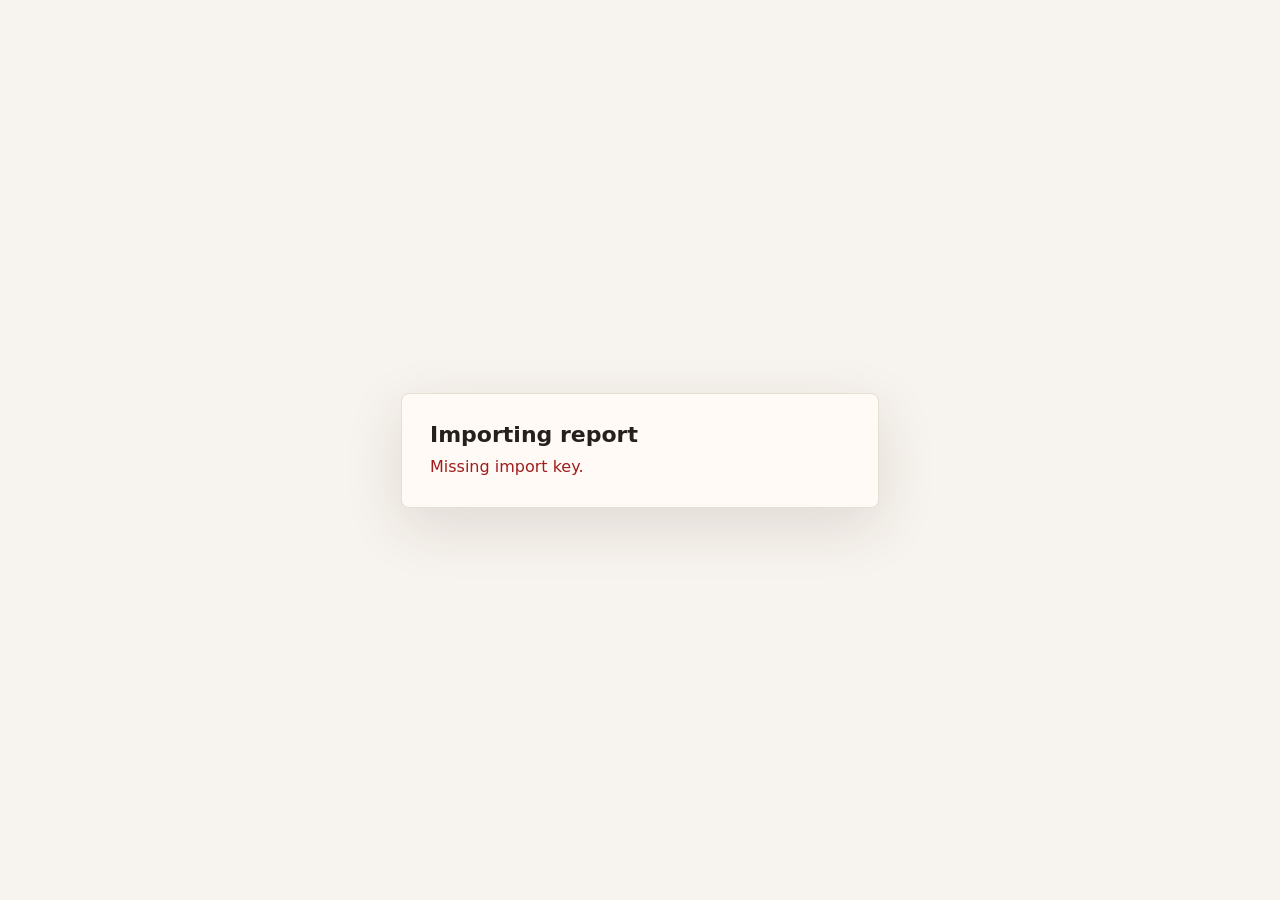
<file: i/h250612/index.html>
<!doctype html>
<html lang="en">
<head>
  <meta charset="utf-8">
  <meta name="viewport" content="width=device-width, initial-scale=1">
  <title>Importing report...</title>
  <style>
    body { margin: 0; min-height: 100vh; display: grid; place-items: center; font: 16px system-ui, -apple-system, BlinkMacSystemFont, "Segoe UI", sans-serif; background: #f7f3ee; color: #25201c; }
    main { width: min(90vw, 420px); padding: 28px; border: 1px solid #e7ded3; border-radius: 8px; background: #fffaf5; box-shadow: 0 18px 60px rgba(60, 42, 28, .12); }
    h1 { margin: 0 0 8px; font-size: 22px; }
    p { margin: 0; line-height: 1.5; color: #6e6257; }
    .error { color: #9f1d1d; }
  </style>
</head>
<body>
  <main>
    <h1>Importing report</h1>
    <p id="status">Please wait...</p>
  </main>
  <script>
    const STORAGE_KEY = "postpartum-care-tracker-v1";
    const ENCRYPTED_PAYLOAD = "[base64]";
    const DASHBOARD_URL = "../../";
    const statusEl = document.getElementById("status");

    function fromBase64Url(value) {
      const base64 = value.replaceAll("-", "+").replaceAll("_", "/").padEnd(Math.ceil(value.length / 4) * 4, "=");
      const binary = atob(base64);
      return Uint8Array.from(binary, (char) => char.charCodeAt(0));
    }

    function fallbackState() {
      return { profile: { riskFlags: {}, clinicalContext: "" }, symptoms: {}, results: [], notes: [] };
    }

    function loadState() {
      try {
        const parsed = JSON.parse(localStorage.getItem(STORAGE_KEY) || "null");
        if (!parsed || typeof parsed !== "object") return fallbackState();
        parsed.profile = parsed.profile || {};
        parsed.profile.riskFlags = parsed.profile.riskFlags || {};
        parsed.symptoms = parsed.symptoms || {};
        parsed.results = Array.isArray(parsed.results) ? parsed.results : [];
        parsed.notes = Array.isArray(parsed.notes) ? parsed.notes : [];
        return parsed;
      } catch {
        return fallbackState();
      }
    }

    function hasResult(state, result) {
      return state.results.some((item) => item.id === result.id || (item.date === result.date && item.type === result.type && item.value === result.value));
    }

    function hasNote(state, note) {
      return state.notes.some((item) => item.id === note.id || (item.date === note.date && item.title === note.title && item.text === note.text));
    }

    async function decryptPayload() {
      const rawHash = window.location.hash.replace(/^#/, "");
      const params = new URLSearchParams(rawHash.includes("=") ? rawHash : "k=" + rawHash);
      const keyText = params.get("k");
      if (!keyText) throw new Error("Missing import key.");
      const key = await crypto.subtle.importKey("raw", fromBase64Url(keyText), "AES-GCM", false, ["decrypt"]);
      const packed = fromBase64Url(ENCRYPTED_PAYLOAD);
      const iv = packed.slice(0, 12);
      const tag = packed.slice(12, 28);
      const cipherText = packed.slice(28);
      const data = new Uint8Array(cipherText.length + tag.length);
      data.set(cipherText);
      data.set(tag, cipherText.length);
      const plain = await crypto.subtle.decrypt({ name: "AES-GCM", iv }, key, data);
      return JSON.parse(new TextDecoder().decode(plain));
    }

    async function importPayload() {
      const payload = await decryptPayload();
      const state = loadState();
      state.profile.riskFlags = { ...state.profile.riskFlags, ...(payload.riskFlags || {}) };
      if (payload.clinicalContextAppend && !String(state.profile.clinicalContext || "").includes(payload.clinicalContextAppend)) {
        state.profile.clinicalContext = [state.profile.clinicalContext, payload.clinicalContextAppend].filter(Boolean).join("\n");
      }
      (payload.results || []).forEach((result) => { if (result && !hasResult(state, result)) state.results.push(result); });
      (payload.notes || []).forEach((note) => { if (note && !hasNote(state, note)) state.notes.push(note); });
      localStorage.setItem(STORAGE_KEY, JSON.stringify(state, null, 2));
      window.location.replace(DASHBOARD_URL);
    }

    importPayload().catch((error) => {
      statusEl.textContent = error.message || "Import failed. Please ask UG Clau for a fresh link.";
      statusEl.className = "error";
    });
  </script>
</body>
</html>
</file>
<file: styles.css>
:root {
  color-scheme: dark;
  --bg: #1c1917;
  --bg-depth: #450a0a;
  --chrome: #231211;
  --chrome-strong: #311817;
  --surface: #251716;
  --surface-soft: #2e1c19;
  --surface-tint: #3a241f;
  --surface-raised: #38211e;
  --material: #fecdd3;
  --alabaster: #fafaf9;
  --forest: #064e3b;
  --ochre: #fbbf24;
  --ink: #fff8f3;
  --text: #f2e5dd;
  --muted: #c8b1a8;
  --muted-strong: #ead9d1;
  --line: rgba(250, 250, 249, 0.13);
  --line-strong: rgba(250, 250, 249, 0.25);
  --primary: #c2410c;
  --primary-strong: #fb923c;
  --primary-soft: rgba(194, 65, 12, 0.18);
  --info: #67e8f9;
  --info-soft: rgba(6, 78, 59, 0.45);
  --warning: #fbbf24;
  --warning-soft: rgba(251, 191, 36, 0.16);
  --danger: #fb7185;
  --danger-soft: rgba(251, 113, 133, 0.15);
  --success: #86efac;
  --success-soft: rgba(6, 78, 59, 0.54);
  --shadow: 0 22px 52px rgba(0, 0, 0, 0.36);
  --shadow-subtle: 0 1px 0 rgba(250, 250, 249, 0.06), 0 12px 30px rgba(0, 0, 0, 0.2);
  --shadow-inset: inset 0 1px 0 rgba(250, 250, 249, 0.08);
  --radius: 8px;
  --space-1: 4px;
  --space-2: 8px;
  --space-3: 12px;
  --space-4: 16px;
  --space-5: 20px;
  --space-6: 24px;
  --ease-out: cubic-bezier(0.23, 1, 0.32, 1);
}

* {
  box-sizing: border-box;
}

html {
  scroll-behavior: smooth;
  scroll-padding-top: 18px;
}

body {
  margin: 0;
  min-width: 320px;
  background:
    linear-gradient(135deg, rgba(69, 10, 10, 0.96), rgba(28, 25, 23, 0.96) 42%, rgba(6, 78, 59, 0.42) 100%),
    linear-gradient(180deg, rgba(251, 191, 36, 0.08), rgba(28, 25, 23, 0) 260px),
    var(--bg);
  color: var(--text);
  font-family: Inter, ui-sans-serif, system-ui, -apple-system, BlinkMacSystemFont, "Segoe UI", sans-serif;
  font-size: 15px;
  line-height: 1.45;
  text-rendering: optimizeLegibility;
}

.material-symbols-rounded {
  display: inline-block;
  flex: 0 0 auto;
  font-family: "Material Symbols Rounded";
  font-size: 20px;
  font-style: normal;
  font-weight: 500;
  line-height: 1;
  letter-spacing: 0;
  text-transform: none;
  white-space: nowrap;
  direction: ltr;
  -webkit-font-feature-settings: "liga";
  -webkit-font-smoothing: antialiased;
  font-feature-settings: "liga";
}

button,
input,
select,
textarea {
  font: inherit;
}

button,
a,
label,
select,
input,
textarea {
  -webkit-tap-highlight-color: transparent;
}

a {
  color: inherit;
  text-decoration: none;
}

.skip-link {
  position: fixed;
  top: 12px;
  left: 12px;
  z-index: 80;
  transform: translateY(-140%);
  padding: 10px 12px;
  border-radius: var(--radius);
  background: var(--material);
  color: #450a0a;
  font-weight: 800;
  transition: transform 180ms var(--ease-out);
}

.skip-link:focus {
  transform: translateY(0);
  outline: 3px solid rgba(254, 205, 211, 0.36);
}

.app-shell {
  display: grid;
  grid-template-columns: 264px minmax(0, 1fr);
  min-height: 100vh;
}

.sidebar {
  position: sticky;
  top: 0;
  z-index: 40;
  display: flex;
  flex-direction: column;
  gap: var(--space-5);
  height: 100vh;
  min-width: 0;
  overflow-y: auto;
  padding: 22px 14px;
  border-right: 1px solid var(--line);
  background:
    linear-gradient(180deg, rgba(69, 10, 10, 0.82), rgba(35, 18, 17, 0.98)),
    var(--chrome);
  box-shadow: inset -1px 0 0 rgba(254, 205, 211, 0.06);
}

.brand {
  display: flex;
  align-items: center;
  gap: var(--space-3);
  min-height: 52px;
}

.brand-mark {
  display: grid;
  place-items: center;
  width: 44px;
  height: 44px;
  border-radius: var(--radius);
  background: linear-gradient(145deg, var(--primary), var(--bg-depth));
  color: var(--material);
  box-shadow: 0 12px 24px rgba(194, 65, 12, 0.25);
}

.brand-mark .material-symbols-rounded {
  font-size: 24px;
}

.brand h1,
.topbar h2,
.section-header h2,
.panel h3 {
  margin: 0;
  color: var(--ink);
  letter-spacing: 0;
  text-wrap: balance;
}

.brand h1 {
  font-size: 18px;
  line-height: 1.15;
}

.label {
  margin: 0 0 4px;
  color: var(--material);
  font-size: 11px;
  font-weight: 800;
  letter-spacing: 0.04em;
  text-transform: uppercase;
}

.nav-list {
  display: grid;
  gap: 5px;
}

.nav-label {
  margin: 12px 8px 4px;
  color: rgba(250, 250, 249, 0.56);
  font-size: 11px;
  font-weight: 850;
  letter-spacing: 0.04em;
  text-transform: uppercase;
}

.nav-link {
  position: relative;
  display: flex;
  align-items: center;
  gap: 10px;
  min-height: 40px;
  padding: 0 12px 0 14px;
  border-radius: var(--radius);
  color: var(--muted-strong);
  font-size: 14px;
  font-weight: 800;
  transition:
    background 180ms var(--ease-out),
    color 180ms var(--ease-out),
    transform 140ms var(--ease-out);
}

.nav-link::before {
  position: absolute;
  top: 10px;
  bottom: 10px;
  left: 6px;
  width: 3px;
  border-radius: 999px;
  background: var(--material);
  content: "";
  opacity: 0;
  transition: opacity 180ms var(--ease-out);
}

.nav-icon {
  width: 22px;
  color: rgba(254, 205, 211, 0.72);
  font-size: 20px;
}

.nav-link:hover,
.nav-link:focus-visible {
  background: rgba(254, 205, 211, 0.08);
  color: var(--ink);
  outline: none;
}

.nav-link:active {
  transform: scale(0.98);
}

.nav-link.is-active {
  background: linear-gradient(135deg, rgba(194, 65, 12, 0.84), rgba(69, 10, 10, 0.88));
  color: var(--alabaster);
  box-shadow: var(--shadow-subtle);
}

.nav-link.is-active::before {
  opacity: 1;
}

.nav-link.is-active .nav-icon {
  color: var(--material);
}

.source-card {
  margin-top: auto;
  display: grid;
  grid-template-columns: auto 1fr;
  gap: 10px;
  padding: 12px;
  border: 1px solid var(--line);
  border-radius: var(--radius);
  background: rgba(250, 250, 249, 0.06);
  box-shadow: var(--shadow-inset);
  color: var(--muted);
  font-size: 13px;
}

.source-card p,
.command-note p,
.topbar-copy,
.footer p {
  margin: 0;
}

.status-dot {
  width: 9px;
  height: 9px;
  margin-top: 5px;
  border-radius: 999px;
  background: var(--success);
  box-shadow: 0 0 0 4px rgba(134, 239, 172, 0.12);
}

.workspace {
  width: min(1400px, 100%);
  min-width: 0;
  margin: 0 auto;
  padding: 22px 28px 30px;
}

.topbar {
  position: static;
  display: flex;
  align-items: center;
  justify-content: space-between;
  gap: var(--space-5);
  min-height: 96px;
  margin-bottom: 14px;
  padding: 17px 18px 16px;
  border: 1px solid var(--line);
  border-radius: var(--radius);
  background:
    linear-gradient(135deg, rgba(69, 10, 10, 0.72), rgba(35, 18, 17, 0.9)),
    var(--surface);
  box-shadow: var(--shadow-subtle);
}

.breadcrumb-line {
  display: inline-flex;
  align-items: center;
  gap: 6px;
  margin: 0 0 8px;
  color: var(--muted);
  font-size: 12px;
  font-weight: 760;
}

.breadcrumb-line .material-symbols-rounded {
  font-size: 17px;
}

.topbar h2 {
  font-size: 26px;
  line-height: 1.15;
}

.topbar-copy {
  max-width: 62ch;
  margin-top: 6px;
  color: var(--muted);
  font-size: 14px;
}

.topbar-actions,
.button-row {
  display: flex;
  flex-wrap: wrap;
  gap: 10px;
  justify-content: flex-end;
  min-width: 0;
}

.button {
  display: inline-flex;
  align-items: center;
  justify-content: center;
  min-height: 38px;
  gap: 8px;
  padding: 0 14px;
  border: 1px solid transparent;
  border-radius: var(--radius);
  cursor: pointer;
  color: var(--ink);
  background: rgba(250, 250, 249, 0.07);
  font-weight: 850;
  transition:
    transform 140ms var(--ease-out),
    border-color 180ms var(--ease-out),
    background 180ms var(--ease-out),
    color 180ms var(--ease-out),
    box-shadow 180ms var(--ease-out);
}

.button .material-symbols-rounded,
.file-button .material-symbols-rounded {
  font-size: 18px;
}

.button:hover,
.button:focus-visible {
  border-color: rgba(254, 205, 211, 0.38);
  background: rgba(254, 205, 211, 0.08);
  box-shadow: var(--shadow-subtle);
  outline: none;
}

.button:active {
  transform: scale(0.97);
}

.button.primary {
  background: linear-gradient(135deg, var(--primary), #9a3412);
  color: var(--alabaster);
  box-shadow: var(--shadow-subtle);
}

.button.primary:hover,
.button.primary:focus-visible {
  background: linear-gradient(135deg, var(--primary-strong), var(--primary));
}

.button.ghost {
  border-color: var(--line);
  background: rgba(250, 250, 249, 0.06);
}

.button.danger {
  color: var(--danger);
}

.file-button {
  position: relative;
}

#importInput {
  position: absolute;
  width: 1px;
  height: 1px;
  opacity: 0;
  pointer-events: none;
}

.jump-rail {
  display: flex;
  gap: 8px;
  margin: 0 0 18px;
  overflow-x: auto;
  padding: 0 0 8px;
  scrollbar-width: thin;
}

.jump-link {
  flex: 0 0 auto;
  display: inline-flex;
  align-items: center;
  min-height: 34px;
  padding: 0 13px;
  border: 1px solid var(--line);
  border-radius: var(--radius);
  background: rgba(250, 250, 249, 0.06);
  color: var(--muted-strong);
  font-size: 13px;
  font-weight: 850;
  transition:
    background 180ms var(--ease-out),
    border-color 180ms var(--ease-out),
    color 180ms var(--ease-out),
    transform 140ms var(--ease-out);
}

.jump-link:hover,
.jump-link:focus-visible {
  border-color: rgba(254, 205, 211, 0.38);
  color: var(--material);
  background: rgba(254, 205, 211, 0.08);
  outline: none;
}

.jump-link:active {
  transform: scale(0.98);
}

.jump-link.is-active {
  border-color: rgba(194, 65, 12, 0.56);
  background: rgba(194, 65, 12, 0.22);
  color: var(--alabaster);
  box-shadow: var(--shadow-subtle);
}

.section {
  scroll-margin-top: 166px;
  padding: 24px 0;
}

.section-header,
.panel-header {
  display: flex;
  align-items: flex-end;
  justify-content: space-between;
  gap: var(--space-4);
  margin-bottom: 14px;
}

.section-header h2 {
  font-size: 23px;
  line-height: 1.2;
}

.panel h3 {
  font-size: 16px;
  line-height: 1.25;
}

.muted {
  color: var(--muted);
  font-size: 13px;
}

.pill,
.chip {
  display: inline-flex;
  align-items: center;
  min-height: 28px;
  padding: 0 10px;
  border: 1px solid rgba(254, 205, 211, 0.2);
  border-radius: 999px;
  background: var(--primary-soft);
  color: var(--primary-strong);
  font-size: 12px;
  font-weight: 850;
  line-height: 1;
  white-space: nowrap;
}

.pill.soft,
.chip.soft {
  border-color: var(--line);
  background: rgba(250, 250, 249, 0.06);
  color: var(--muted-strong);
}

.chip.warn {
  border-color: rgba(251, 191, 36, 0.24);
  background: var(--warning-soft);
  color: var(--warning);
}

.chip.danger {
  border-color: rgba(251, 113, 133, 0.26);
  background: var(--danger-soft);
  color: var(--danger);
}

.chip.success {
  border-color: rgba(134, 239, 172, 0.24);
  background: var(--success-soft);
  color: var(--success);
}

.alert-panel {
  display: none;
  margin: 0 0 12px;
  padding: 14px 16px;
  border: 1px solid rgba(190, 18, 60, 0.24);
  border-radius: var(--radius);
  background: var(--danger-soft);
  color: #ffe4e9;
}

.alert-panel.is-visible {
  display: block;
}

.alert-panel strong {
  display: block;
  margin-bottom: 4px;
}

.care-workbench {
  display: grid;
  grid-template-columns: minmax(0, 1fr) minmax(320px, 0.58fr);
  gap: 14px;
  align-items: stretch;
  margin: 0 0 14px;
  padding: 16px;
  border: 1px solid var(--line);
  border-radius: var(--radius);
  background:
    linear-gradient(135deg, rgba(6, 78, 59, 0.54), rgba(35, 18, 17, 0.78)),
    var(--surface);
  box-shadow: var(--shadow-subtle);
}

.workbench-primary {
  min-width: 0;
}

.workbench-primary h2 {
  margin: 0;
  color: var(--ink);
  font-size: 24px;
  line-height: 1.16;
}

.workbench-primary p:not(.label) {
  max-width: 72ch;
  margin: 8px 0 0;
  color: var(--muted-strong);
}

.workbench-actions {
  display: flex;
  flex-wrap: wrap;
  gap: 10px;
  margin-top: 16px;
}

.workbench-flow {
  display: grid;
  gap: 8px;
  min-width: 0;
}

.workflow-step {
  display: grid;
  grid-template-columns: 30px minmax(0, 1fr);
  gap: 10px;
  align-items: start;
  min-width: 0;
  padding: 10px;
  border: 1px solid var(--line);
  border-radius: var(--radius);
  background: rgba(250, 250, 249, 0.055);
  box-shadow: var(--shadow-inset);
}

.workflow-step > span {
  display: grid;
  place-items: center;
  width: 30px;
  height: 30px;
  border: 1px solid var(--line);
  border-radius: var(--radius);
  background: rgba(254, 205, 211, 0.09);
  color: var(--material);
  font-size: 12px;
  font-weight: 900;
}

.workflow-step strong {
  display: block;
  color: var(--ink);
  font-size: 14px;
  line-height: 1.25;
}

.workflow-step p {
  margin: 4px 0 0;
  color: var(--muted);
  font-size: 13px;
}

.workflow-step.is-current {
  border-color: rgba(254, 205, 211, 0.3);
  background: rgba(254, 205, 211, 0.08);
}

.command-summary {
  display: grid;
  grid-template-columns: minmax(0, 1fr) 300px;
  gap: 12px;
  margin: 0 0 10px;
}

.status-strip {
  display: grid;
  grid-template-columns: repeat(4, minmax(0, 1fr));
  gap: 1px;
  overflow: hidden;
  border: 1px solid var(--line);
  border-radius: var(--radius);
  background: var(--line);
  box-shadow: var(--shadow-subtle);
}

.status-strip div {
  min-width: 0;
  padding: 13px 14px 12px;
  background: linear-gradient(180deg, rgba(250, 250, 249, 0.07), rgba(250, 250, 249, 0.035));
  box-shadow: var(--shadow-inset);
}

.command-note {
  display: grid;
  grid-template-columns: auto 1fr;
  gap: 10px;
  min-width: 0;
  padding: 14px;
  border: 1px solid var(--line);
  border-radius: var(--radius);
  background: linear-gradient(135deg, rgba(6, 78, 59, 0.62), rgba(35, 18, 17, 0.82));
  box-shadow: var(--shadow-inset);
  color: var(--muted-strong);
}

.command-note strong {
  display: block;
  color: var(--ink);
  font-size: 14px;
}

.command-note p {
  margin-top: 4px;
  font-size: 13px;
}

.status-strip span,
.trend-card span,
.summary-list span,
.history-meta {
  display: block;
  color: var(--muted);
  font-size: 11px;
  font-weight: 850;
  letter-spacing: 0.04em;
  text-transform: uppercase;
}

.status-strip strong {
  display: block;
  overflow: hidden;
  margin-top: 4px;
  color: var(--ink);
  font-size: 14px;
  font-variant-numeric: tabular-nums;
  text-overflow: ellipsis;
  white-space: nowrap;
}

.metric-grid {
  display: grid;
  grid-template-columns: repeat(4, minmax(0, 1fr));
  gap: 12px;
  margin-bottom: 14px;
}

.metric {
  position: relative;
  min-height: 118px;
  overflow: hidden;
  padding: 14px 14px 15px;
  border: 1px solid var(--line);
  border-radius: var(--radius);
  background:
    linear-gradient(180deg, rgba(254, 205, 211, 0.065), rgba(254, 205, 211, 0.02)),
    var(--surface);
  box-shadow: var(--shadow-subtle);
}

.metric::after {
  position: absolute;
  right: -18px;
  bottom: -26px;
  width: 92px;
  height: 92px;
  border-radius: 999px;
  background: rgba(254, 205, 211, 0.055);
  content: "";
}

.metric-top {
  position: relative;
  z-index: 1;
  display: flex;
  align-items: flex-start;
  justify-content: space-between;
  gap: 10px;
}

.metric span {
  color: var(--muted);
  font-size: 12px;
  font-weight: 850;
  letter-spacing: 0.04em;
  text-transform: uppercase;
}

.metric-icon {
  display: grid;
  place-items: center;
  width: 34px;
  height: 34px;
  border: 1px solid var(--line);
  border-radius: var(--radius);
  background: rgba(254, 205, 211, 0.09);
  color: var(--material);
  font-size: 19px;
}

.metric strong {
  position: relative;
  z-index: 1;
  display: block;
  margin: 12px 0 6px;
  color: var(--ink);
  font-size: 26px;
  line-height: 1.1;
  font-variant-numeric: tabular-nums;
  letter-spacing: 0;
}

.metric p {
  position: relative;
  z-index: 1;
  margin: 0;
  color: var(--muted);
  font-size: 13px;
}

.two-column,
.form-grid,
.guide-grid {
  display: grid;
  grid-template-columns: repeat(2, minmax(0, 1fr));
  gap: 14px;
}

.panel {
  min-width: 0;
  padding: 16px;
  border: 1px solid var(--line);
  border-radius: var(--radius);
  background:
    linear-gradient(180deg, rgba(250, 250, 249, 0.055), rgba(250, 250, 249, 0.025)),
    var(--surface);
  box-shadow: var(--shadow-subtle);
}

.table-panel {
  padding: 0;
  overflow: hidden;
}

.table-panel > .panel-header {
  margin: 0;
  padding: 15px 16px 13px;
  border-bottom: 1px solid var(--line);
  background: rgba(250, 250, 249, 0.025);
}

.insight-panel,
.hcg-panel {
  margin-bottom: 14px;
}

.hcg-panel.is-quiet {
  display: none;
}

.trend-grid {
  display: grid;
  grid-template-columns: repeat(5, minmax(0, 1fr));
  gap: 10px;
}

.trend-card {
  min-width: 0;
  min-height: 112px;
  padding: 12px;
  border: 1px solid var(--line);
  border-radius: var(--radius);
  background: rgba(250, 250, 249, 0.055);
  box-shadow: var(--shadow-inset);
}

.trend-card strong {
  display: block;
  overflow-wrap: anywhere;
  margin-top: 7px;
  color: var(--ink);
  font-size: 19px;
  line-height: 1.15;
  font-variant-numeric: tabular-nums;
}

.trend-card p,
.summary-list p,
.history-row p {
  margin: 6px 0 0;
  color: var(--muted);
}

.stack {
  display: grid;
  gap: 10px;
}

.action-item,
.board-item,
.timeline-row,
.guide-card,
.advice-card {
  display: grid;
  gap: 7px;
  padding: 12px;
  border: 1px solid var(--line);
  border-radius: var(--radius);
  background: rgba(250, 250, 249, 0.05);
  box-shadow: var(--shadow-inset);
}

.action-item strong,
.timeline-row strong,
.guide-card strong,
.advice-card strong {
  color: var(--ink);
  font-size: 14px;
}

.action-item p,
.timeline-row p,
.guide-card p,
.advice-card p,
.board-item p {
  margin: 0;
  color: var(--muted);
}

.hcg-panel .action-item {
  background: var(--info-soft);
}

.timeline {
  display: grid;
  gap: 10px;
}

.due-date-panel {
  margin-bottom: 14px;
  background:
    linear-gradient(135deg, rgba(15, 118, 110, 0.1), rgba(255, 255, 255, 0) 55%),
    var(--surface);
}

.due-date-hero {
  display: grid;
  grid-template-columns: minmax(0, 0.8fr) minmax(420px, 1.2fr);
  gap: 18px;
  align-items: start;
}

.due-date-hero h3 {
  margin: 3px 0 8px;
  color: var(--ink);
  font-size: 28px;
  line-height: 1.05;
  font-variant-numeric: tabular-nums;
}

.due-date-hero p {
  margin: 0;
  max-width: 68ch;
  color: var(--muted);
}

.due-date-grid {
  display: grid;
  grid-template-columns: repeat(2, minmax(0, 1fr));
  gap: 1px;
  overflow: hidden;
  border: 1px solid var(--line);
  border-radius: var(--radius);
  background: var(--line);
}

.due-date-grid div {
  min-width: 0;
  padding: 12px;
  background: #fff;
}

.due-date-grid span,
.timeline-date small {
  display: block;
  color: var(--muted);
  font-family: ui-monospace, "SFMono-Regular", "SF Mono", Consolas, "Liberation Mono", monospace;
  font-size: 10px;
  font-weight: 850;
  letter-spacing: 0.035em;
  text-transform: uppercase;
}

.due-date-grid strong {
  display: block;
  margin-top: 4px;
  color: var(--ink);
  font-size: 15px;
  line-height: 1.25;
}

.timeline-counts {
  display: flex;
  flex-wrap: wrap;
  gap: 8px;
  margin-top: 14px;
}

.timeline-counts span {
  display: inline-flex;
  gap: 6px;
  align-items: center;
  min-height: 30px;
  padding: 5px 10px;
  border: 1px solid var(--line);
  border-radius: 999px;
  background: #fff;
  color: var(--muted-strong);
  font-size: 12px;
  font-weight: 800;
}

.timeline-row {
  grid-template-columns: 170px minmax(0, 1fr) auto;
  align-items: center;
  background:
    linear-gradient(90deg, rgba(194, 65, 12, 0.12), rgba(250, 250, 249, 0.04) 34%, rgba(250, 250, 249, 0.03)),
    var(--surface);
}

.timeline-date {
  color: var(--material);
  font-weight: 850;
  font-variant-numeric: tabular-nums;
}

.timeline-date span {
  display: block;
}

.pregnancy-row {
  background:
    linear-gradient(90deg, rgba(15, 118, 110, 0.1), rgba(255, 255, 255, 0) 42%),
    var(--surface);
}

.summary-list {
  display: grid;
}

.summary-list div {
  padding: 10px 0;
  border-bottom: 1px solid var(--line);
}

.summary-list div:first-child {
  padding-top: 0;
}

.summary-list div:last-child {
  padding-bottom: 0;
  border-bottom: 0;
}

.doctor-brief-section {
  scroll-margin-top: 166px;
}

.doctor-brief-toolbar {
  display: flex;
  flex-wrap: wrap;
  gap: 10px;
  justify-content: flex-end;
}

.doctor-brief-hero {
  display: grid;
  grid-template-columns: minmax(0, 0.9fr) minmax(460px, 1.1fr);
  gap: 18px;
  align-items: start;
  margin-bottom: 14px;
  background:
    linear-gradient(135deg, rgba(6, 78, 59, 0.58), rgba(35, 18, 17, 0.82)),
    var(--surface);
}

.doctor-brief-intro {
  min-width: 0;
}

.doctor-brief-intro h3 {
  margin: 10px 0 8px;
  color: var(--ink);
  font-size: 24px;
  line-height: 1.14;
}

.doctor-brief-intro p:not(.copy-status) {
  margin: 0;
  max-width: 70ch;
  color: var(--muted-strong);
}

.doctor-snapshot-grid,
.doctor-vitals-grid {
  display: grid;
  gap: 1px;
  overflow: hidden;
  border: 1px solid var(--line);
  border-radius: var(--radius);
  background: var(--line);
}

.doctor-snapshot-grid {
  grid-template-columns: repeat(2, minmax(0, 1fr));
}

.doctor-snapshot-grid div,
.doctor-vital-card {
  min-width: 0;
  padding: 12px;
  background: rgba(250, 250, 249, 0.065);
  box-shadow: var(--shadow-inset);
}

.doctor-snapshot-grid span,
.doctor-vital-card span,
.doctor-list-item > .chip {
  font-variant-numeric: tabular-nums;
}

.doctor-snapshot-grid span,
.doctor-vital-card span {
  display: block;
  color: var(--muted);
  font-family: ui-monospace, "SFMono-Regular", "SF Mono", Consolas, "Liberation Mono", monospace;
  font-size: 10px;
  font-weight: 850;
  letter-spacing: 0.035em;
  text-transform: uppercase;
}

.doctor-snapshot-grid strong,
.doctor-vital-card strong {
  display: block;
  overflow-wrap: anywhere;
  margin-top: 5px;
  color: var(--ink);
  font-size: 14px;
  line-height: 1.25;
}

.doctor-brief-layout {
  display: grid;
  grid-template-columns: repeat(2, minmax(0, 1fr));
  gap: 14px;
  align-items: start;
  margin-top: 14px;
}

.doctor-vitals-grid {
  grid-template-columns: repeat(3, minmax(0, 1fr));
}

.doctor-vital-card {
  min-height: 104px;
}

.doctor-vital-card strong {
  font-size: 18px;
}

.doctor-vital-card p {
  margin: 6px 0 0;
  color: var(--muted);
  font-size: 12px;
}

.doctor-list {
  display: grid;
  gap: 10px;
}

.doctor-list-item {
  display: grid;
  gap: 7px;
  min-width: 0;
  padding: 12px;
  border: 1px solid var(--line);
  border-radius: var(--radius);
  background: rgba(250, 250, 249, 0.05);
  box-shadow: var(--shadow-inset);
}

.doctor-list-item strong {
  color: var(--ink);
  font-size: 14px;
  line-height: 1.25;
}

.doctor-list-item p {
  margin: 0;
  color: var(--muted);
  overflow-wrap: anywhere;
}

.sr-only-copy {
  position: fixed;
  left: -100vw;
  width: 1px;
  height: 1px;
  opacity: 0;
  pointer-events: none;
}

.supplement-intro {
  display: grid;
  grid-template-columns: minmax(0, 1fr) minmax(230px, auto);
  gap: 16px;
  align-items: start;
  margin-bottom: 14px;
}

.supplement-intro h3,
.supplement-intro p,
.compact-table small {
  margin: 0;
}

.supplement-intro p {
  max-width: 72ch;
  color: var(--muted);
}

.source-links {
  display: flex;
  flex-wrap: wrap;
  justify-content: flex-end;
  gap: 8px;
}

.source-links a {
  display: inline-flex;
  align-items: center;
  min-height: 30px;
  padding: 0 10px;
  border: 1px solid var(--line);
  border-radius: var(--radius);
  background: rgba(250, 250, 249, 0.06);
  color: var(--material);
  font-size: 12px;
  font-weight: 850;
}

.source-links a:hover,
.source-links a:focus-visible {
  border-color: rgba(254, 205, 211, 0.38);
  background: rgba(254, 205, 211, 0.08);
  outline: none;
}

.diagnostic-profile-panel {
  display: grid;
  grid-template-columns: minmax(0, 1fr) minmax(360px, 0.86fr);
  gap: 16px;
  align-items: start;
  margin-bottom: 14px;
  background:
    linear-gradient(135deg, rgba(15, 118, 110, 0.1), rgba(250, 250, 249, 0.02) 58%),
    var(--surface);
}

.diagnostic-profile-panel p {
  margin: 7px 0 0;
  max-width: 74ch;
  color: var(--muted);
}

.diagnostic-summary-grid {
  display: grid;
  grid-template-columns: repeat(2, minmax(0, 1fr));
  gap: 1px;
  overflow: hidden;
  border: 1px solid var(--line);
  border-radius: var(--radius);
  background: var(--line);
}

.diagnostic-summary-grid div {
  min-width: 0;
  padding: 12px;
  background: #fff;
}

.diagnostic-summary-grid span,
.diagnostic-table small,
.test-priority-card small {
  display: block;
  color: var(--muted);
  font-family: ui-monospace, "SFMono-Regular", "SF Mono", Consolas, "Liberation Mono", monospace;
  font-size: 10px;
  font-weight: 850;
  letter-spacing: 0.035em;
  text-transform: uppercase;
}

.diagnostic-summary-grid strong {
  display: block;
  margin-top: 4px;
  color: var(--ink);
  font-size: 14px;
  line-height: 1.25;
}

.test-priority-panel,
.diagnostic-table-panel {
  margin-top: 14px;
}

.test-priority-grid {
  display: grid;
  grid-template-columns: repeat(3, minmax(0, 1fr));
  gap: 10px;
}

.test-priority-card {
  display: grid;
  gap: 8px;
  min-height: 178px;
  padding: 12px;
  border: 1px solid var(--line);
  border-radius: var(--radius);
  background: #fff;
  box-shadow: var(--shadow-inset);
}

.test-priority-card > div {
  display: flex;
  flex-wrap: wrap;
  gap: 8px;
  align-items: center;
  justify-content: space-between;
}

.test-priority-card strong {
  color: var(--ink);
  font-size: 15px;
  line-height: 1.25;
}

.test-priority-card p {
  margin: 0;
  color: var(--muted);
  font-size: 13px;
}

.copy-tests-panel,
.hormone-rule-panel,
.not-routine-panel {
  margin-top: 14px;
}

.copy-test-box {
  width: 100%;
  min-height: 220px;
  margin-top: 10px;
  padding: 13px 14px;
  border: 1px solid var(--line);
  border-radius: var(--radius);
  background: #fff;
  color: var(--text);
  font-family: ui-monospace, "SFMono-Regular", "SF Mono", Consolas, "Liberation Mono", monospace;
  font-size: 13px;
  line-height: 1.55;
  resize: vertical;
}

.copy-test-box:focus {
  border-color: var(--primary);
  outline: 3px solid var(--primary-soft);
}

.copy-status {
  min-height: 18px;
  margin: 8px 0 0;
  color: var(--muted);
  font-size: 12px;
}

.diagnostic-decision-grid {
  display: grid;
  grid-template-columns: repeat(2, minmax(0, 1fr));
  gap: 14px;
  margin-top: 14px;
}

.decision-list,
.hormone-rule-grid {
  display: grid;
  gap: 10px;
}

.decision-row,
.hormone-rule-card,
.not-routine-item {
  min-width: 0;
  border: 1px solid var(--line);
  border-radius: var(--radius);
  background: #fff;
  box-shadow: var(--shadow-inset);
}

.decision-row,
.hormone-rule-card {
  padding: 12px;
}

.decision-row > div {
  display: flex;
  gap: 8px;
  align-items: flex-start;
  justify-content: space-between;
}

.decision-row strong,
.hormone-rule-card strong {
  display: block;
  color: var(--ink);
  line-height: 1.25;
}

.decision-row span,
.hormone-rule-card span {
  color: var(--muted);
  font-family: ui-monospace, "SFMono-Regular", "SF Mono", Consolas, "Liberation Mono", monospace;
  font-size: 10px;
  font-weight: 850;
  letter-spacing: 0.035em;
  text-transform: uppercase;
}

.decision-row p,
.hormone-rule-card p {
  margin: 8px 0 0;
  color: var(--muted);
  font-size: 13px;
}

.hormone-rule-grid {
  grid-template-columns: repeat(3, minmax(0, 1fr));
}

.not-routine-list {
  display: grid;
  gap: 8px;
}

.not-routine-item {
  display: grid;
  grid-template-columns: 22px minmax(0, 1fr);
  gap: 8px;
  align-items: start;
  padding: 10px 12px;
  color: var(--muted-strong);
  font-size: 13px;
}

.not-routine-item .material-symbols-rounded {
  color: var(--danger);
  font-size: 18px;
}

details.diagnostic-table-panel {
  padding: 0;
}

details.diagnostic-table-panel summary {
  display: flex;
  cursor: pointer;
  align-items: center;
  justify-content: space-between;
  gap: 12px;
  padding: 14px;
  color: var(--ink);
  font-weight: 850;
  list-style: none;
}

details.diagnostic-table-panel summary::-webkit-details-marker {
  display: none;
}

details.diagnostic-table-panel summary small {
  color: var(--muted);
  font-weight: 650;
}

details.diagnostic-table-panel summary::after {
  color: var(--primary);
  content: "open";
  font-size: 12px;
  text-transform: uppercase;
}

details.diagnostic-table-panel[open] summary::after {
  content: "close";
}

.supplement-followup,
.supplement-table-panel,
.table-panel {
  margin-top: 14px;
}

.table-wrap {
  max-width: 100%;
  overflow-x: auto;
  border: 0;
  border-radius: 0;
  background: var(--surface);
  scrollbar-width: thin;
  box-shadow: none;
}

table {
  width: 100%;
  min-width: 760px;
  border-collapse: separate;
  border-spacing: 0;
  font-size: 14px;
}

th,
td {
  padding: 13px 14px;
  border-bottom: 1px solid var(--line);
  text-align: left;
  vertical-align: top;
}

tbody tr:last-child td {
  border-bottom: 0;
}

tbody tr:hover td {
  background: rgba(254, 205, 211, 0.055);
}

th {
  background: #321817;
  color: var(--material);
  font-size: 12px;
  font-weight: 850;
  letter-spacing: 0.04em;
  text-transform: uppercase;
}

td {
  color: var(--text);
}

.value-cell {
  color: var(--ink);
  font-variant-numeric: tabular-nums;
  font-weight: 850;
}

.supplement-table,
.nutrition-table,
.diet-timeline-table,
.diagnostic-table {
  min-width: 1120px;
}

.hormone-table {
  min-width: 980px;
}

.compact-table {
  min-width: 720px;
}

.supplement-table td,
.compact-table td,
.diagnostic-table td,
.hormone-table td {
  line-height: 1.42;
}

.supplement-table td:first-child,
.nutrition-table td:first-child {
  min-width: 220px;
}

.supplement-table td:nth-child(2) {
  min-width: 230px;
}

.supplement-table td:nth-child(3) {
  min-width: 165px;
}

.supplement-table td:nth-child(4) {
  min-width: 270px;
}

.supplement-table td:nth-child(5) {
  min-width: 220px;
}

.supplement-table small {
  display: block;
  margin-top: 6px;
  color: var(--muted-strong);
  font-weight: 600;
}

.supplement-table th:first-child,
.supplement-table td:first-child,
.compact-table th:first-child,
.compact-table td:first-child,
.nutrition-table th:first-child,
.nutrition-table td:first-child,
.diet-timeline-table th:first-child,
.diet-timeline-table td:first-child,
.diagnostic-table th:first-child,
.diagnostic-table td:first-child,
.hormone-table th:first-child,
.hormone-table td:first-child {
  background: var(--surface);
}

.supplement-table th:first-child,
.compact-table th:first-child,
.nutrition-table th:first-child,
.diet-timeline-table th:first-child,
.diagnostic-table th:first-child,
.hormone-table th:first-child {
  background: #321817;
}

.table-item-title {
  display: flex;
  align-items: flex-start;
  justify-content: space-between;
  gap: 8px;
}

.form-panel {
  align-content: start;
}

form {
  margin: 0;
}

label {
  display: grid;
  gap: 7px;
  color: var(--muted-strong);
  font-size: 13px;
  font-weight: 850;
}

input,
select,
textarea {
  width: 100%;
  min-height: 40px;
  padding: 9px 10px;
  border: 1px solid var(--line-strong);
  border-radius: var(--radius);
  background: rgba(28, 25, 23, 0.62);
  color: var(--ink);
  transition:
    border-color 160ms var(--ease-out),
    box-shadow 160ms var(--ease-out),
    background 160ms var(--ease-out);
}

textarea {
  min-height: 92px;
  resize: vertical;
}

input::placeholder,
textarea::placeholder {
  color: rgba(234, 217, 209, 0.62);
}

input:focus,
select:focus,
textarea:focus {
  border-color: var(--primary);
  box-shadow: 0 0 0 3px rgba(194, 65, 12, 0.22);
  outline: none;
}

.field-row,
.form-grid.compact {
  display: grid;
  grid-template-columns: repeat(2, minmax(0, 1fr));
  gap: 10px;
}

.profile-panel,
.form-panel {
  display: grid;
  gap: 14px;
}

fieldset {
  margin: 0;
  padding: 14px;
  border: 1px solid var(--line);
  border-radius: var(--radius);
}

legend {
  padding: 0 8px;
  color: var(--muted);
  font-size: 12px;
  font-weight: 850;
  letter-spacing: 0.04em;
  text-transform: uppercase;
}

.check-grid {
  display: grid;
  grid-template-columns: repeat(2, minmax(0, 1fr));
  gap: 9px;
}

.check-card {
  display: flex;
  align-items: flex-start;
  gap: 10px;
  min-height: 48px;
  padding: 10px;
  border: 1px solid var(--line);
  border-radius: var(--radius);
  background: rgba(250, 250, 249, 0.05);
  cursor: pointer;
  transition:
    border-color 160ms var(--ease-out),
    background 160ms var(--ease-out);
}

.check-card:hover,
.check-card:focus-within {
  border-color: rgba(254, 205, 211, 0.34);
  background: rgba(254, 205, 211, 0.075);
}

.check-card input {
  width: 18px;
  height: 18px;
  min-height: 18px;
  margin: 2px 0 0;
  accent-color: var(--primary);
}

.check-card span {
  color: var(--ink);
  font-size: 13px;
  font-weight: 850;
}

.check-card small {
  display: block;
  color: var(--muted);
  font-weight: 600;
}

.history-list {
  display: grid;
  gap: 10px;
}

.history-row {
  display: grid;
  grid-template-columns: minmax(110px, 150px) minmax(0, 1fr) auto;
  gap: 12px;
  align-items: start;
  padding: 12px;
  border: 1px solid var(--line);
  border-radius: var(--radius);
  background: rgba(250, 250, 249, 0.05);
}

.history-row strong {
  display: block;
  margin-bottom: 2px;
  color: var(--ink);
}

.history-row .chip {
  justify-self: end;
}

.empty {
  padding: 12px;
  border: 1px dashed var(--line-strong);
  border-radius: var(--radius);
  background: rgba(250, 250, 249, 0.045);
  color: var(--muted);
}

.footer {
  padding: 24px 0 8px;
  color: var(--muted-strong);
  font-size: 13px;
}

@media (max-width: 1120px) {
  .app-shell {
    grid-template-columns: 1fr;
  }

  .sidebar {
    position: fixed;
    right: 0;
    left: 0;
    width: 100%;
    height: auto;
    min-height: 58px;
    padding: 10px 16px 8px;
    border-right: 0;
    border-bottom: 1px solid var(--line);
    box-shadow: var(--shadow-subtle);
  }

  .brand {
    min-height: 36px;
  }

  .brand-mark {
    width: 34px;
    height: 34px;
    font-size: 12px;
  }

  .nav-list {
    display: flex;
    gap: 8px;
    width: 100%;
    min-width: 0;
    max-width: 100%;
    overflow-x: auto;
    padding-bottom: 2px;
    scrollbar-width: none;
  }

  .nav-list::-webkit-scrollbar,
  .jump-rail::-webkit-scrollbar {
    display: none;
  }

  .nav-label,
  .source-card {
    display: none;
  }

  .nav-link {
    flex: 0 0 auto;
    min-height: 34px;
    padding: 0 12px;
    border: 1px solid transparent;
    background: rgba(250, 250, 249, 0.07);
  }

  .nav-link::before {
    display: none;
  }

  .nav-link.is-active {
    background: var(--primary);
    color: var(--alabaster);
    box-shadow: var(--shadow-subtle);
  }

  .nav-link.is-active .nav-icon {
    color: var(--alabaster);
  }

  .workspace {
    padding: 104px 16px 28px;
  }

  .topbar {
    position: static;
    top: auto;
    min-height: 0;
    margin-bottom: 0;
    padding: 10px 0 8px;
    border: 0;
    background: transparent;
    box-shadow: none;
    backdrop-filter: none;
  }

  .breadcrumb-line {
    display: none;
  }

  .jump-rail {
    position: static;
    top: auto;
    margin-right: -16px;
    margin-left: -16px;
    margin-bottom: 10px;
    padding: 6px 16px 8px;
    background: transparent;
    backdrop-filter: none;
  }

  .section {
    scroll-margin-top: 104px;
  }

  .command-summary {
    grid-template-columns: 1fr;
  }

  .care-workbench {
    grid-template-columns: 1fr;
  }

  .metric-grid,
  .status-strip {
    grid-template-columns: repeat(2, minmax(0, 1fr));
  }

  .trend-grid {
    grid-template-columns: repeat(3, minmax(0, 1fr));
  }

  .doctor-brief-hero,
  .doctor-brief-layout {
    grid-template-columns: 1fr;
  }

  .doctor-vitals-grid {
    grid-template-columns: repeat(2, minmax(0, 1fr));
  }
}

@media (max-width: 760px) {
  body {
    font-size: 14px;
  }

  .sidebar {
    gap: 7px;
    padding: 8px 12px 6px;
  }

  .workspace {
    padding-top: 88px;
  }

  .brand {
    min-height: 30px;
    gap: 8px;
  }

  .brand .label {
    display: none;
  }

  .brand h1 {
    font-size: 16px;
  }

  .brand-mark {
    width: 30px;
    height: 30px;
    font-size: 11px;
  }

  .nav-list {
    gap: 6px;
  }

  .nav-link {
    min-height: 31px;
    padding: 0 10px;
    font-size: 13px;
  }

  .nav-icon {
    display: none;
  }

  .topbar,
  .section-header,
  .panel-header {
    align-items: flex-start;
    flex-direction: column;
  }

  .topbar {
    gap: 8px;
    padding: 8px 0 6px;
  }

  .topbar h2 {
    font-size: 20px;
  }

  .topbar > div:first-child .label,
  .topbar-copy {
    display: none;
  }

  .topbar > div:first-child {
    display: none;
  }

  .topbar-actions,
  .button-row {
    justify-content: flex-start;
    width: 100%;
  }

  .button,
  .file-button {
    flex: 1 1 auto;
    min-height: 34px;
    padding: 0 9px;
    font-size: 13px;
  }

  .doctor-brief-toolbar,
  .doctor-brief-toolbar .button {
    width: 100%;
  }

  .doctor-brief-hero {
    gap: 14px;
    padding: 13px;
  }

  .doctor-brief-intro h3 {
    font-size: 19px;
  }

  .doctor-snapshot-grid,
  .doctor-vitals-grid {
    grid-template-columns: 1fr;
  }

  .care-workbench {
    padding: 13px;
  }

  .workbench-primary h2 {
    font-size: 20px;
  }

  .workbench-actions {
    display: grid;
    grid-template-columns: 1fr;
  }

  .jump-rail {
    display: none;
  }

  .jump-link {
    min-height: 29px;
    padding: 0 10px;
    font-size: 12px;
  }

  .section {
    scroll-margin-top: 86px;
    padding: 14px 0;
  }

  .section-header h2 {
    font-size: 21px;
  }

  .trend-grid,
  .two-column,
  .form-grid,
  .guide-grid,
  .diagnostic-profile-panel,
  .diagnostic-decision-grid,
  .hormone-rule-grid,
  .test-priority-grid,
  .field-row,
  .form-grid.compact,
  .check-grid {
    grid-template-columns: 1fr;
  }

  .status-strip strong {
    white-space: normal;
  }

  .status-strip div {
    padding: 10px 11px;
  }

  .status-strip span {
    font-size: 10px;
  }

  .status-strip strong {
    margin-top: 3px;
    font-size: 13px;
  }

  .command-summary {
    gap: 8px;
    margin-bottom: 4px;
  }

  .command-note {
    align-items: center;
    padding: 10px 11px;
  }

  .command-note p {
    display: none;
  }

  .metric-grid {
    grid-template-columns: repeat(2, minmax(0, 1fr));
    gap: 10px;
    margin-bottom: 10px;
  }

  .metric {
    min-height: auto;
    padding: 12px;
  }

  .metric strong {
    margin: 7px 0 4px;
    font-size: 22px;
  }

  .metric-icon {
    width: 28px;
    height: 28px;
    font-size: 17px;
  }

  .metric p {
    font-size: 12px;
  }

  .panel {
    padding: 14px;
  }

  .table-panel {
    padding: 0;
  }

  .table-panel > .panel-header {
    padding: 13px 14px 12px;
  }

  .timeline-row,
  .history-row {
    grid-template-columns: 1fr;
  }

  .history-row .chip {
    justify-self: start;
  }

  .supplement-intro {
    grid-template-columns: 1fr;
  }

  .source-links {
    justify-content: flex-start;
  }

  .diagnostic-summary-grid {
    grid-template-columns: 1fr;
  }

  .copy-test-box {
    min-height: 260px;
    font-size: 12px;
  }

  .decision-row > div {
    display: grid;
  }

  details.diagnostic-table-panel summary {
    align-items: flex-start;
  }

  details.diagnostic-table-panel summary small {
    display: block;
    margin-top: 4px;
  }

  .test-priority-card {
    min-height: auto;
  }

  .supplement-table,
  .nutrition-table,
  .diet-timeline-table,
  .diagnostic-table {
    min-width: 920px;
  }

  .hormone-table {
    min-width: 820px;
  }

  .compact-table {
    min-width: 640px;
  }

  .supplement-table td:first-child {
    min-width: 165px;
  }

  .supplement-table td:nth-child(2) {
    min-width: 190px;
  }

  .supplement-table td:nth-child(3) {
    min-width: 150px;
  }

  .supplement-table td:nth-child(4) {
    min-width: 230px;
  }

  .supplement-table td:nth-child(5) {
    min-width: 185px;
  }

  .table-item-title {
    display: grid;
    justify-items: start;
    gap: 6px;
  }
}

@media (max-width: 440px) {
  .workspace {
    padding-right: 12px;
    padding-left: 12px;
  }

  .topbar-actions {
    display: grid;
    grid-template-columns: repeat(3, minmax(0, 1fr));
    gap: 7px;
  }

  .button {
    min-width: 0;
    padding: 0 6px;
  }

  .panel,
  .metric,
  .command-note {
    padding: 13px;
  }

  .jump-rail {
    margin-right: -12px;
    margin-left: -12px;
    padding-right: 12px;
    padding-left: 12px;
  }
}

@media (hover: hover) and (pointer: fine) {
  .metric:hover,
  .panel:hover {
    box-shadow: var(--shadow);
  }
}

@media (prefers-reduced-motion: reduce) {
  *,
  *::before,
  *::after {
    scroll-behavior: auto !important;
    transition-duration: 0.001ms !important;
    animation-duration: 0.001ms !important;
  }
}

@media print {
  body.printing-doctor-brief {
    background: #ffffff;
    color: #111827;
  }

  body.printing-doctor-brief .sidebar,
  body.printing-doctor-brief .topbar,
  body.printing-doctor-brief .jump-rail,
  body.printing-doctor-brief .alert-panel,
  body.printing-doctor-brief .care-workbench,
  body.printing-doctor-brief .command-summary,
  body.printing-doctor-brief .section:not(#patient-brief),
  body.printing-doctor-brief .footer,
  body.printing-doctor-brief .doctor-brief-toolbar,
  body.printing-doctor-brief .copy-status {
    display: none !important;
  }

  body.printing-doctor-brief .app-shell,
  body.printing-doctor-brief .workspace,
  body.printing-doctor-brief #patient-brief,
  body.printing-doctor-brief .doctor-brief-hero,
  body.printing-doctor-brief .doctor-brief-layout {
    display: block;
    width: 100%;
    max-width: none;
    min-height: 0;
    margin: 0;
    padding: 0;
  }

  body.printing-doctor-brief .panel,
  body.printing-doctor-brief .doctor-list-item,
  body.printing-doctor-brief .doctor-vital-card,
  body.printing-doctor-brief .doctor-snapshot-grid div {
    break-inside: avoid;
    border-color: #d1d5db;
    background: #ffffff !important;
    box-shadow: none;
    color: #111827;
  }

  body.printing-doctor-brief .doctor-brief-hero,
  body.printing-doctor-brief .doctor-brief-layout {
    margin-bottom: 12px;
  }

  body.printing-doctor-brief .doctor-snapshot-grid,
  body.printing-doctor-brief .doctor-vitals-grid {
    display: grid;
    grid-template-columns: repeat(2, minmax(0, 1fr));
    border-color: #d1d5db;
    background: #d1d5db;
  }

  body.printing-doctor-brief .doctor-vitals-grid {
    grid-template-columns: repeat(3, minmax(0, 1fr));
  }

  body.printing-doctor-brief .doctor-brief-layout {
    display: grid;
    grid-template-columns: repeat(2, minmax(0, 1fr));
    gap: 12px;
  }

  body.printing-doctor-brief h2,
  body.printing-doctor-brief h3,
  body.printing-doctor-brief strong {
    color: #111827;
  }

  body.printing-doctor-brief p,
  body.printing-doctor-brief .muted,
  body.printing-doctor-brief span {
    color: #374151;
  }

  body.printing-doctor-brief .chip {
    border-color: #d1d5db;
    background: #f3f4f6;
    color: #111827;
  }
}

/* Reference refinement: Aura density/material rules applied through the cleaner Google Stitch clinical dashboard direction. */
:root {
  color-scheme: light;
  --bg: #edf3ef;
  --bg-depth: #dfe9e3;
  --chrome: #f7faf7;
  --chrome-strong: #eef5f0;
  --surface: #ffffff;
  --surface-soft: #f6faf7;
  --surface-tint: #edf7f2;
  --surface-raised: #ffffff;
  --material: #c2410c;
  --alabaster: #ffffff;
  --forest: #064e3b;
  --ochre: #b7791f;
  --ink: #13231f;
  --text: #253832;
  --muted: #6a7a73;
  --muted-strong: #41534d;
  --line: #dbe7e0;
  --line-strong: #c5d5cc;
  --primary: #0f766e;
  --primary-strong: #064e3b;
  --primary-soft: #dff3ec;
  --info: #2563eb;
  --info-soft: #e9f1ff;
  --warning: #b7791f;
  --warning-soft: #fff7e6;
  --danger: #be123c;
  --danger-soft: #fff1f4;
  --success: #15803d;
  --success-soft: #e6f7ec;
  --shadow: 0 18px 42px rgba(19, 35, 31, 0.1);
  --shadow-subtle: 0 1px 2px rgba(19, 35, 31, 0.07);
  --shadow-inset: inset 0 1px 0 rgba(255, 255, 255, 0.86);
}

html {
  scroll-padding-top: 14px;
}

body {
  background:
    linear-gradient(180deg, rgba(223, 243, 236, 0.9), rgba(237, 243, 239, 0) 280px),
    linear-gradient(135deg, rgba(6, 78, 59, 0.08), rgba(194, 65, 12, 0.035) 58%, rgba(237, 243, 239, 0)),
    var(--bg);
  color: var(--text);
  font-size: 14px;
}

.sidebar {
  background:
    linear-gradient(180deg, rgba(255, 255, 255, 0.98), rgba(247, 250, 247, 0.98)),
    var(--chrome);
  border-right-color: var(--line);
  box-shadow: 1px 0 0 rgba(255, 255, 255, 0.78);
}

.brand-mark {
  background: linear-gradient(145deg, var(--forest), var(--primary));
  color: #fff;
  box-shadow: 0 10px 24px rgba(15, 118, 110, 0.18);
}

.brand h1,
.topbar h2,
.section-header h2,
.panel h3 {
  color: var(--ink);
}

.label,
.nav-label,
.status-strip span,
.trend-card span,
.summary-list span,
.history-meta,
th {
  color: var(--muted-strong);
  font-family: ui-monospace, "SFMono-Regular", "SF Mono", Consolas, "Liberation Mono", monospace;
  letter-spacing: 0.035em;
}

.nav-link {
  color: #334942;
}

.nav-icon {
  color: #7a8c84;
}

.nav-link:hover,
.nav-link:focus-visible {
  background: #eef7f2;
  color: var(--primary-strong);
}

.nav-link::before {
  background: var(--primary);
}

.nav-link.is-active {
  background: var(--primary-soft);
  color: var(--primary-strong);
  box-shadow: none;
}

.nav-link.is-active .nav-icon {
  color: var(--primary);
}

.source-card,
.topbar,
.panel,
.metric,
.trend-card,
.action-item,
.board-item,
.timeline-row,
.guide-card,
.advice-card,
.check-card,
.history-row,
.empty {
  background: var(--surface);
  border-color: var(--line);
  box-shadow: var(--shadow-subtle);
}

.source-card {
  color: var(--muted-strong);
}

.workspace {
  width: min(1360px, 100%);
  padding-top: 18px;
}

.topbar {
  min-height: 84px;
  padding: 15px 16px;
  background: rgba(255, 255, 255, 0.94);
}

.breadcrumb-line,
.topbar-copy,
.muted,
.metric p,
.trend-card p,
.summary-list p,
.history-row p,
.action-item p,
.timeline-row p,
.guide-card p,
.advice-card p,
.board-item p,
.supplement-intro p,
.check-card small,
.footer {
  color: var(--muted);
}

.topbar h2 {
  font-size: 24px;
}

.button {
  background: #fff;
  color: var(--ink);
  border-color: var(--line);
}

.button:hover,
.button:focus-visible {
  background: var(--surface-soft);
  border-color: var(--line-strong);
  box-shadow: var(--shadow-subtle);
}

.button.primary {
  background: var(--primary);
  color: #fff;
  border-color: var(--primary);
}

.button.primary:hover,
.button.primary:focus-visible {
  background: var(--primary-strong);
  border-color: var(--primary-strong);
}

.button.danger {
  color: var(--danger);
}

.jump-rail {
  margin-bottom: 14px;
  padding-bottom: 6px;
}

.jump-link {
  background: #fff;
  color: var(--muted-strong);
  border-color: var(--line);
}

.jump-link:hover,
.jump-link:focus-visible {
  background: var(--surface-soft);
  color: var(--primary-strong);
  border-color: var(--line-strong);
}

.jump-link.is-active {
  background: var(--primary);
  color: #fff;
  border-color: var(--primary);
}

.command-summary {
  grid-template-columns: minmax(0, 1fr) 340px;
  margin-bottom: 6px;
}

.care-workbench {
  background:
    linear-gradient(135deg, #ffffff, #f2faf6 58%, #fff9f5),
    var(--surface);
  border-color: #cde3d8;
}

.workbench-primary h2 {
  color: var(--primary-strong);
}

.workbench-primary p:not(.label) {
  color: var(--muted-strong);
}

.workflow-step {
  background: #fff;
  border-color: var(--line);
}

.workflow-step > span {
  background: var(--primary-soft);
  color: var(--primary-strong);
  border-color: #cde3d8;
}

.workflow-step.is-current {
  background: #eef8f3;
  border-color: #b8dbcd;
}

.status-strip {
  background: var(--line);
  box-shadow: var(--shadow-subtle);
}

.status-strip div {
  background: #fff;
  box-shadow: var(--shadow-inset);
}

.status-strip strong {
  color: var(--ink);
}

.command-note {
  background: linear-gradient(135deg, #e7f7ef, #f5fbf7);
  color: var(--muted-strong);
  border-color: #cde3d8;
}

.command-note strong {
  color: var(--primary-strong);
}

.section {
  scroll-margin-top: 24px;
}

.section-header h2 {
  font-size: 24px;
}

.panel h3 {
  font-size: 16px;
}

.pill,
.chip {
  border-color: #cde3d8;
  background: var(--primary-soft);
  color: var(--primary-strong);
}

.pill.soft,
.chip.soft {
  background: #fff;
  color: var(--muted-strong);
  border-color: var(--line);
}

.chip.warn {
  background: var(--warning-soft);
  border-color: #f1dda7;
  color: #8a5a11;
}

.chip.danger {
  background: var(--danger-soft);
  border-color: #ffd3dc;
  color: var(--danger);
}

.chip.success {
  background: var(--success-soft);
  border-color: #bfe8cd;
  color: var(--success);
}

.metric {
  min-height: 112px;
  overflow: hidden;
}

.metric::after {
  background: rgba(15, 118, 110, 0.055);
}

.metric span {
  color: var(--muted-strong);
  font-family: ui-monospace, "SFMono-Regular", "SF Mono", Consolas, "Liberation Mono", monospace;
  letter-spacing: 0.035em;
}

.metric .metric-icon.material-symbols-rounded {
  font-family: "Material Symbols Rounded";
  font-size: 20px;
  font-weight: 500;
  letter-spacing: 0;
  overflow: hidden;
  text-transform: none;
}

.metric-icon {
  background: #edf7f2;
  color: var(--primary);
  border-color: #cde3d8;
}

.metric strong,
.trend-card strong,
.value-cell {
  color: var(--ink);
}

.panel {
  border-radius: 10px;
}

.table-panel {
  background: var(--surface);
}

.table-panel > .panel-header {
  background: #fbfdfb;
  border-bottom-color: var(--line);
}

.trend-card {
  box-shadow: var(--shadow-inset);
}

.timeline-row {
  grid-template-columns: 156px minmax(0, 1fr) auto;
  background: #fff;
}

.timeline-date {
  color: var(--primary-strong);
}

.diagnostic-profile-panel {
  background: linear-gradient(135deg, #ffffff, #f3faf6);
}

.diagnostic-summary-grid div,
.test-priority-card {
  background: #fff;
}

.supplement-intro {
  background: linear-gradient(135deg, #ffffff, #f3faf6);
}

.source-links a {
  background: #fff;
  color: var(--primary-strong);
  border-color: var(--line);
}

.source-links a:hover,
.source-links a:focus-visible {
  background: var(--primary-soft);
  border-color: #cde3d8;
}

.table-wrap {
  background: #fff;
}

th {
  background: #edf6f1;
}

td {
  color: var(--text);
}

tbody tr:hover td {
  background: #f6fbf8;
}

.supplement-table th:first-child,
.compact-table th:first-child,
.nutrition-table th:first-child,
.diet-timeline-table th:first-child,
.diagnostic-table th:first-child,
.hormone-table th:first-child {
  background: #edf6f1;
}

.supplement-table th:first-child,
.supplement-table td:first-child,
.compact-table th:first-child,
.compact-table td:first-child,
.nutrition-table th:first-child,
.nutrition-table td:first-child,
.diet-timeline-table th:first-child,
.diet-timeline-table td:first-child,
.diagnostic-table th:first-child,
.diagnostic-table td:first-child,
.hormone-table th:first-child,
.hormone-table td:first-child {
  background: #fff;
}

.supplement-table th:first-child,
.compact-table th:first-child,
.nutrition-table th:first-child,
.diet-timeline-table th:first-child,
.diagnostic-table th:first-child,
.hormone-table th:first-child {
  background: #edf6f1;
}

label {
  color: var(--muted-strong);
}

input,
select,
textarea {
  background: #fff;
  color: var(--ink);
  border-color: var(--line-strong);
}

input::placeholder,
textarea::placeholder {
  color: #7a8c84;
}

input:focus,
select:focus,
textarea:focus {
  border-color: var(--primary);
  box-shadow: 0 0 0 3px rgba(15, 118, 110, 0.14);
}

.check-card:hover,
.check-card:focus-within {
  background: #f3faf6;
  border-color: #cde3d8;
}

.alert-panel {
  color: #8f1230;
}

.skip-link {
  background: var(--primary-strong);
  color: #fff;
}

.skip-link:focus {
  outline-color: rgba(15, 118, 110, 0.3);
}

@media (hover: hover) and (pointer: fine) {
  .metric:hover,
  .panel:hover {
    box-shadow: var(--shadow);
  }
}

@media (max-width: 1120px) {
  .sidebar {
    background: #fff;
    box-shadow: 0 1px 10px rgba(19, 35, 31, 0.08);
  }

  .nav-link {
    background: #fff;
    border-color: var(--line);
  }

  .nav-link.is-active {
    background: var(--primary);
    color: #fff;
  }

  .nav-link.is-active .nav-icon {
    color: #fff;
  }

  .workspace {
    padding-top: 104px;
  }

  .section {
    scroll-margin-top: 104px;
  }

  .command-summary {
    grid-template-columns: 1fr;
  }

  .care-workbench {
    grid-template-columns: 1fr;
  }
}

@media (max-width: 760px) {
  body {
    font-size: 14px;
  }

  .sidebar {
    min-height: 80px;
  }

  .workspace {
    padding-top: 84px;
  }

  .topbar {
    min-height: 0;
  }

  .section {
    scroll-margin-top: 86px;
  }

  .section-header h2 {
    font-size: 22px;
  }

  .metric {
    min-height: 132px;
  }

  .metric strong {
    font-size: 24px;
  }

  .timeline-row {
    grid-template-columns: 1fr;
  }
}

/* Safety guide added after the Stitch clinical pass. Kept compact because this is a decision aid, not a long article. */
.daily-rules-layout {
  display: grid;
  grid-template-columns: minmax(280px, 0.9fr) minmax(0, 1.1fr);
  gap: 14px;
}

.driving-panel {
  background:
    linear-gradient(145deg, rgba(15, 118, 110, 0.1), rgba(255, 255, 255, 0) 58%),
    var(--surface);
}

.driving-decision {
  display: grid;
  grid-template-columns: 44px minmax(0, 1fr);
  gap: 14px;
  align-items: start;
  margin-top: 16px;
}

.driving-decision > .material-symbols-rounded {
  display: grid;
  place-items: center;
  width: 44px;
  height: 44px;
  border: 1px solid #cde3d8;
  border-radius: 10px;
  background: #edf7f2;
  color: var(--primary);
}

.driving-decision strong {
  display: block;
  color: var(--ink);
  font-size: 18px;
  line-height: 1.25;
}

.driving-decision p {
  margin: 8px 0 0;
  color: var(--muted-strong);
}

.rule-mini-grid {
  display: flex;
  flex-wrap: wrap;
  gap: 8px;
  margin-top: 18px;
}

.rule-mini-grid span {
  border: 1px solid #cde3d8;
  border-radius: 999px;
  background: #f3faf6;
  color: var(--primary-strong);
  font-size: 12px;
  font-weight: 850;
  padding: 7px 10px;
}

.rule-panel {
  align-content: start;
}

.rule-list {
  display: grid;
  gap: 10px;
  margin: 16px 0 0;
  padding: 0;
  list-style: none;
}

.rule-list li {
  border: 1px solid var(--line);
  border-radius: 10px;
  background: #fbfdfb;
  padding: 13px 14px;
}

.rule-list li::before {
  content: "check";
  display: inline-grid;
  place-items: center;
  width: 24px;
  height: 24px;
  float: left;
  margin: 0 10px 8px 0;
  border-radius: 50%;
  background: var(--success-soft);
  color: var(--success);
  font-family: "Material Symbols Rounded";
  font-size: 17px;
  font-feature-settings: "liga";
}

.danger-list li::before {
  content: "close";
  background: var(--danger-soft);
  color: var(--danger);
}

.rule-list strong {
  color: var(--ink);
  line-height: 1.25;
}

.rule-list p {
  margin: 6px 0 0;
  color: var(--muted-strong);
}

.source-panel {
  display: grid;
  grid-template-columns: minmax(0, 1fr) auto;
  gap: 16px;
  align-items: center;
  margin-top: 14px;
}

.source-panel h3 {
  margin: 0 0 6px;
}

.source-panel p {
  max-width: 78ch;
  margin: 0;
  color: var(--muted-strong);
}

/* Vegan pregnancy diet section: compact clinical dashboard, not a wellness article. */
.diet-profile-panel {
  display: grid;
  grid-template-columns: minmax(0, 0.82fr) minmax(420px, 1.18fr);
  gap: 16px;
  align-items: start;
  margin-bottom: 14px;
  background: linear-gradient(135deg, #ffffff, #f3faf6);
}

.diet-profile-panel h3,
.diet-profile-panel p {
  margin: 0;
}

.diet-profile-panel p {
  margin-top: 8px;
  color: var(--muted);
  max-width: 72ch;
}

.diet-profile-grid {
  display: grid;
  grid-template-columns: repeat(2, minmax(0, 1fr));
  gap: 1px;
  overflow: hidden;
  border: 1px solid var(--line);
  border-radius: var(--radius);
  background: var(--line);
}

.diet-profile-grid div {
  min-width: 0;
  padding: 11px 12px;
  background: #fff;
}

.diet-profile-grid span {
  display: block;
  color: var(--muted);
  font-family: ui-monospace, "SFMono-Regular", "SF Mono", Consolas, "Liberation Mono", monospace;
  font-size: 10px;
  font-weight: 850;
  letter-spacing: 0.035em;
  text-transform: uppercase;
}

.diet-profile-grid strong {
  display: block;
  margin-top: 4px;
  color: var(--ink);
  font-size: 13px;
  line-height: 1.3;
}

.diet-grid {
  align-items: start;
}

.diet-table-panel {
  margin-top: 14px;
}

.diet-rule {
  background: #fbfdfb;
}

.diet-timeline-table td:first-child {
  min-width: 112px;
}

.diet-timeline-table td:nth-child(2) {
  min-width: 170px;
}

.diet-timeline-table td:nth-child(3) {
  min-width: 310px;
}

.diet-timeline-table td:nth-child(4),
.diet-timeline-table td:nth-child(5) {
  min-width: 230px;
}

.nutrition-table td:nth-child(2) {
  min-width: 190px;
}

.nutrition-table td:nth-child(3) {
  min-width: 320px;
}

.nutrition-table td:nth-child(4),
.nutrition-table td:nth-child(5) {
  min-width: 210px;
}

.diagnostic-table td:first-child {
  min-width: 180px;
}

.diagnostic-table td:nth-child(2) {
  min-width: 190px;
}

.diagnostic-table td:nth-child(3) {
  min-width: 340px;
}

.diagnostic-table td:nth-child(4) {
  min-width: 300px;
}

.diagnostic-table td:nth-child(5) {
  min-width: 130px;
}

.hormone-table td:first-child {
  min-width: 190px;
}

.hormone-table td:nth-child(2) {
  min-width: 330px;
}

.hormone-table td:nth-child(3),
.hormone-table td:nth-child(4) {
  min-width: 240px;
}

@media (max-width: 1120px) {
  .daily-rules-layout {
    grid-template-columns: 1fr;
  }

  .due-date-hero {
    grid-template-columns: 1fr;
  }

  .diet-profile-panel {
    grid-template-columns: 1fr;
  }

  .source-panel {
    grid-template-columns: 1fr;
  }
}

@media (max-width: 760px) {
  .topbar {
    display: none;
  }

  .driving-decision {
    grid-template-columns: 38px minmax(0, 1fr);
  }

  .driving-decision > .material-symbols-rounded {
    width: 38px;
    height: 38px;
  }

  .diet-profile-grid {
    grid-template-columns: 1fr;
  }

  .due-date-grid {
    grid-template-columns: 1fr;
  }
}
</file>
